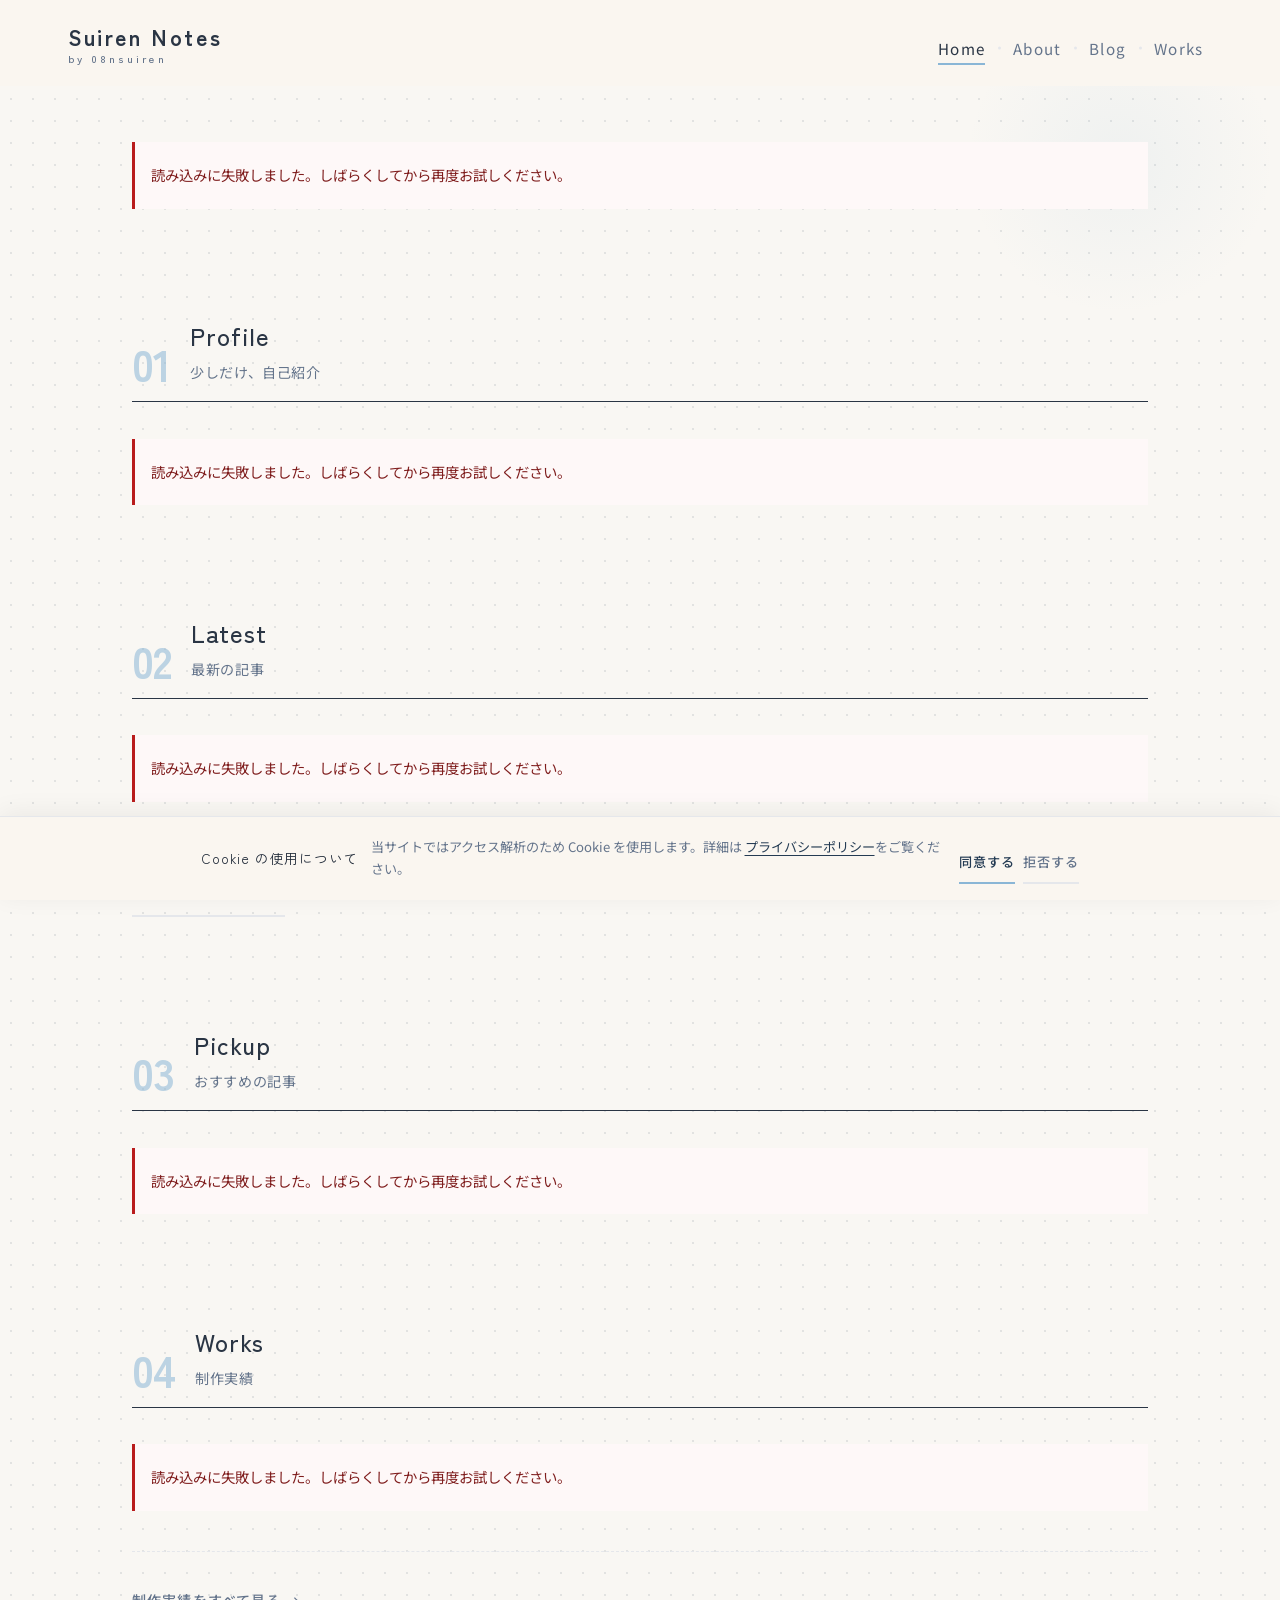
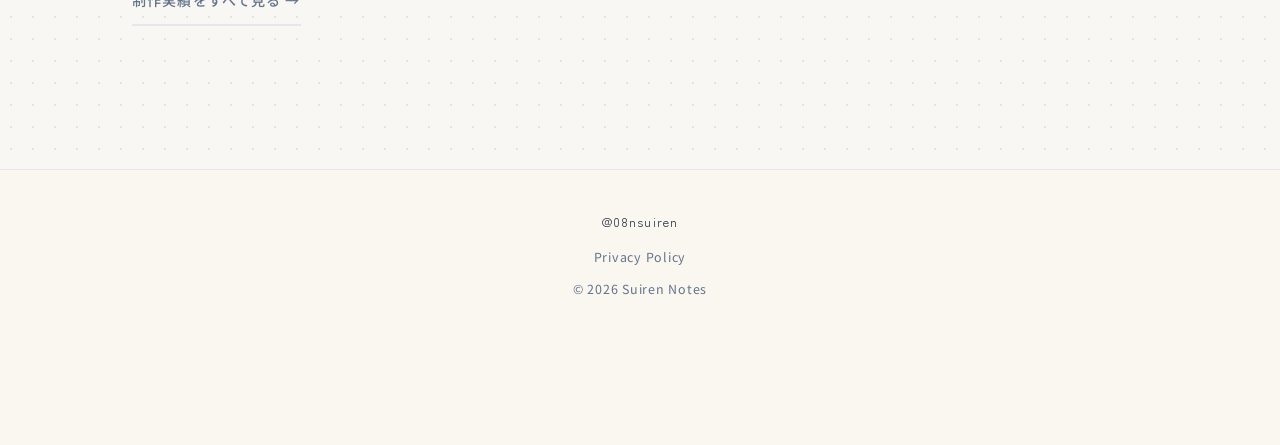
<file: index.html>
<!DOCTYPE html>
<html lang="ja">
<head>
  <meta charset="UTF-8">
  <script>window.SUIREN_FROM_ROOT="";window.SUIREN_BLOG_INDEX="blog/";window.SUIREN_PRIVACY_HREF="privacy.html";</script>
  <script src="js/gtag-init.js?v=20260521-1"></script>
  <script async src="https://www.googletagmanager.com/gtag/js?id=G-7KJFFELQMB"></script>
  <link rel="icon" href="assets/images/08nsuirenfavicon.PNG?v=3" type="image/png">
  <link rel="apple-touch-icon" href="assets/images/08nsuirenfavicon.PNG?v=3">
  <meta name="viewport" content="width=device-width, initial-scale=1.0, viewport-fit=cover">
  <meta name="description" content="Suiren Notes — TikTokでは話しきれないことを、ゆっくり書く場所。N高・スクーリング・日常・進路・Web制作の個人ブログ。">
  <title>Suiren Notes | 個人ブログ</title>
  <link rel="canonical" href="https://suiren08n.static.jp/">
  <meta property="og:site_name" content="Suiren Notes">
  <meta property="og:locale" content="ja_JP">
  <meta property="og:title" content="Suiren Notes | 個人ブログ">
  <meta property="og:description" content="Suiren Notes — TikTokでは話しきれないことを、ゆっくり書く場所。N高・スクーリング・日常・進路・Web制作の個人ブログ。">
  <meta property="og:url" content="https://suiren08n.static.jp/">
  <meta property="og:type" content="website">
  <meta property="og:image" content="https://suiren08n.static.jp/assets/images/suirennotes-OGP.png">
  <meta name="twitter:card" content="summary_large_image">
  <meta name="twitter:title" content="Suiren Notes | 個人ブログ">
  <meta name="twitter:description" content="Suiren Notes — TikTokでは話しきれないことを、ゆっくり書く場所。N高・スクーリング・日常・進路・Web制作の個人ブログ。">
  <meta name="twitter:image" content="https://suiren08n.static.jp/assets/images/suirennotes-OGP.png">
  <link rel="stylesheet" href="css/style.css?v=20260521-1">
</head>
<body>
  <div class="page page--home">
  <header class="header">
    <div class="container header__inner">
      <a href="./" class="header__logo">
        <span class="header__logo-main">Suiren Notes</span>
        <span class="header__logo-sub">by 08nsuiren</span>
      </a>
      <nav class="nav" aria-label="メインナビゲーション">
        <a href="./" class="nav__link nav__link--active">Home</a>
        <a href="about/" class="nav__link">About</a>
        <a href="blog/" class="nav__link">Blog</a>
        <a href="works/" class="nav__link">Works</a>
      </nav>
    </div>
  </header>

  <main class="page__main">
    <section class="hero container" id="hero" aria-label="ヒーロー">
      <p class="message message--loading">読み込み中</p>
    </section>

    <section class="section container" aria-labelledby="profile-heading">
      <div class="section__header">
        <span class="section__num" aria-hidden="true"></span>
        <div class="section__title-wrap">
          <h2 id="profile-heading" class="section__title">Profile</h2>
          <p class="section__lead">少しだけ、自己紹介</p>
        </div>
      </div>
      <div id="profile-mini">
        <p class="message message--loading">読み込み中</p>
      </div>
    </section>

    <section class="section container" aria-labelledby="latest-heading">
      <div class="section__header">
        <span class="section__num" aria-hidden="true"></span>
        <div class="section__title-wrap">
          <h2 id="latest-heading" class="section__title">Latest</h2>
          <p class="section__lead">最新の記事</p>
        </div>
      </div>
      <div id="latest-posts">
        <p class="message message--loading">読み込み中</p>
      </div>
      <p class="section__more">
        <a href="blog/" class="btn btn--secondary">すべての記事を見る →</a>
      </p>
    </section>

    <section class="section container" id="pickup-section" aria-labelledby="pickup-heading">
      <div class="section__header">
        <span class="section__num" aria-hidden="true"></span>
        <div class="section__title-wrap">
          <h2 id="pickup-heading" class="section__title">Pickup</h2>
          <p class="section__lead">おすすめの記事</p>
        </div>
      </div>
      <div id="pickup-posts">
        <p class="message message--loading">読み込み中</p>
      </div>
    </section>

    <section class="section container" id="works-section" aria-labelledby="works-heading">
      <div class="section__header">
        <span class="section__num" aria-hidden="true"></span>
        <div class="section__title-wrap">
          <h2 id="works-heading" class="section__title">Works</h2>
          <p class="section__lead">制作実績</p>
        </div>
      </div>
      <div id="featured-works">
        <p class="message message--loading">読み込み中</p>
      </div>
      <p class="section__more">
        <a href="works/" class="btn btn--secondary">制作実績をすべて見る →</a>
      </p>
    </section>

  </main>

  <footer class="footer">
    <div class="container footer__inner">
      <div id="footer-tiktok" class="footer__tiktok" hidden></div>
      <span class="footer__mark">@08nsuiren</span>
      <nav class="footer__nav" aria-label="フッターナビゲーション">
        <a href="privacy.html" class="footer__link">Privacy Policy</a>
      </nav>
      <p class="footer__copy">&copy; <span id="year"></span> Suiren Notes</p>
    </div>
  </footer>
  </div>

  <script src="js/config.js?v=20260521-1"></script>
  <script src="js/consent.js?v=20260521-1"></script>
  <script src="js/microcms.js?v=20260521-1"></script>
  <script src="js/footer.js?v=20260521-1"></script>
  <script src="js/header.js?v=20260521-1"></script>
  <script src="js/animations.js?v=20260521-1"></script>
  <script src="js/work-detail.js?v=20260521-1"></script>
  <script src="js/main.js?v=20260521-1"></script>
</body>
</html>
</file>
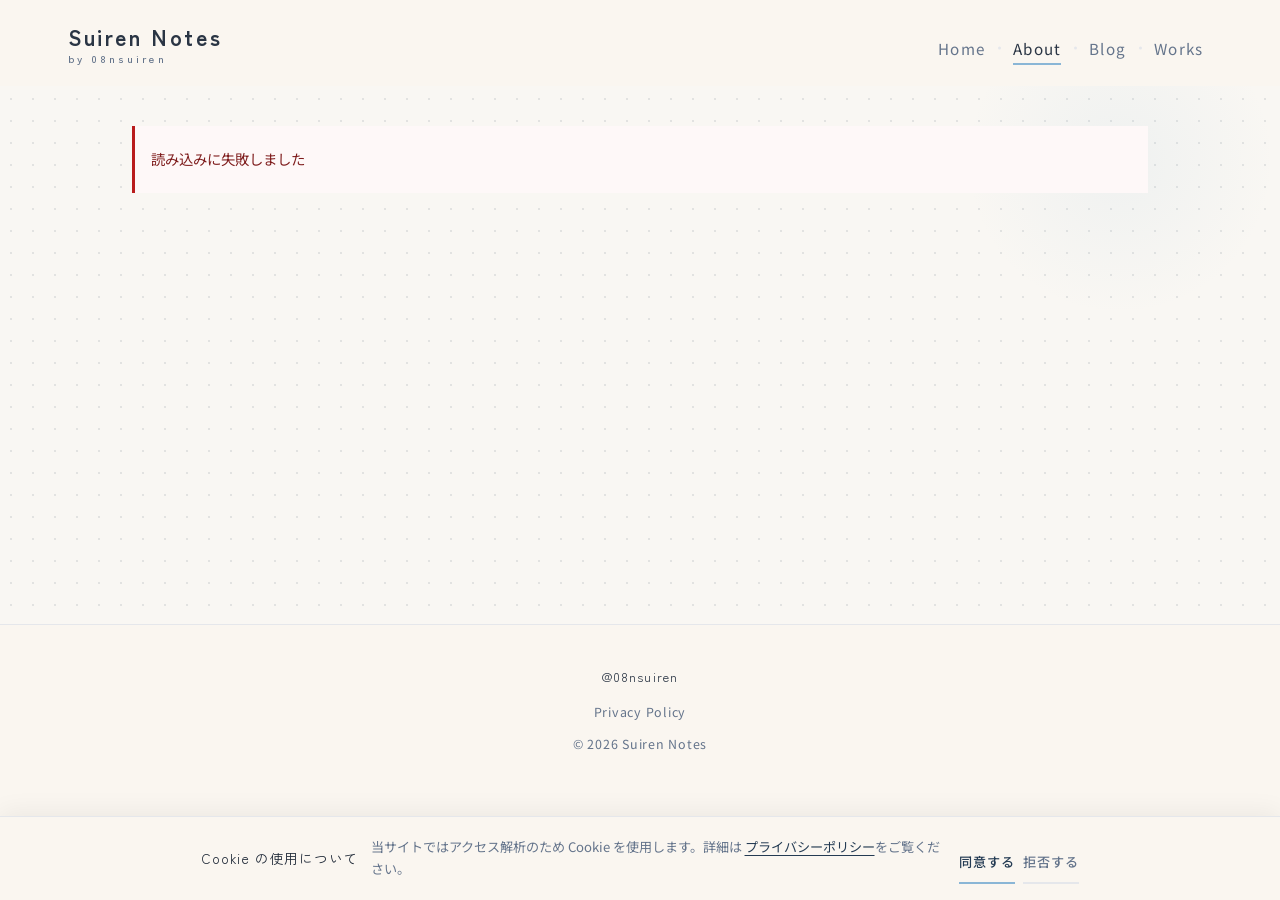
<file: about/index.html>
<!DOCTYPE html>
<html lang="ja">
<head>
  <meta charset="UTF-8">
  <script>window.SUIREN_FROM_ROOT="../";window.SUIREN_BLOG_INDEX="../blog/";window.SUIREN_PRIVACY_HREF="../privacy.html";</script>
  <script src="../js/gtag-init.js?v=20260521-1"></script>
  <script async src="https://www.googletagmanager.com/gtag/js?id=G-7KJFFELQMB"></script>
  <link rel="icon" href="../assets/images/08nsuirenfavicon.PNG?v=3" type="image/png">
  <link rel="apple-touch-icon" href="../assets/images/08nsuirenfavicon.PNG?v=3">
  <meta name="viewport" content="width=device-width, initial-scale=1.0, viewport-fit=cover">
  <meta name="description" content="翠憐 / 08nsuiren のプロフィール。N高生としてのこと、発信の使い分けなどを紹介します。">
  <title>About | Suiren Notes</title>
  <link rel="canonical" href="https://suiren08n.static.jp/about/">
  <meta property="og:site_name" content="Suiren Notes">
  <meta property="og:locale" content="ja_JP">
  <meta property="og:title" content="About | Suiren Notes">
  <meta property="og:description" content="翠憐 / 08nsuiren のプロフィール。N高生としてのこと、発信の使い分けなどを紹介します。">
  <meta property="og:url" content="https://suiren08n.static.jp/about/">
  <meta property="og:type" content="website">
  <meta property="og:image" content="https://suiren08n.static.jp/assets/images/suirennotes-OGP.png">
  <meta name="twitter:card" content="summary_large_image">
  <meta name="twitter:title" content="About | Suiren Notes">
  <meta name="twitter:description" content="翠憐 / 08nsuiren のプロフィール。N高生としてのこと、発信の使い分けなどを紹介します。">
  <meta name="twitter:image" content="https://suiren08n.static.jp/assets/images/suirennotes-OGP.png">
  <link rel="stylesheet" href="../css/style.css?v=20260521-1">
</head>
<body>
  <div class="page page--about">
  <header class="header">
    <div class="container header__inner">
      <a href="../" class="header__logo">
        <span class="header__logo-main">Suiren Notes</span>
        <span class="header__logo-sub">by 08nsuiren</span>
      </a>
      <nav class="nav" aria-label="メインナビゲーション">
        <a href="../" class="nav__link">Home</a>
        <a href="./" class="nav__link nav__link--active">About</a>
        <a href="../blog/" class="nav__link">Blog</a>
        <a href="../works/" class="nav__link">Works</a>
      </nav>
    </div>
  </header>

  <main class="page__main">
    <section class="about container" id="about-content" aria-label="プロフィール">
      <p class="message message--loading">読み込み中</p>
    </section>
  </main>

  <footer class="footer">
    <div class="container footer__inner">
      <div id="footer-tiktok" class="footer__tiktok" hidden></div>
      <span class="footer__mark">@08nsuiren</span>
      <nav class="footer__nav" aria-label="フッターナビゲーション">
        <a href="../privacy.html" class="footer__link">Privacy Policy</a>
      </nav>
      <p class="footer__copy">&copy; <span id="year"></span> Suiren Notes</p>
    </div>
  </footer>
  </div>

  <script src="../js/config.js?v=20260521-1"></script>
  <script src="../js/consent.js?v=20260521-1"></script>
  <script src="../js/microcms.js?v=20260521-1"></script>
  <script src="../js/footer.js?v=20260521-1"></script>
  <script src="../js/header.js?v=20260521-1"></script>
  <script src="../js/animations.js?v=20260521-1"></script>
  <script src="../js/about.js?v=20260521-1"></script>
</body>
</html>
</file>
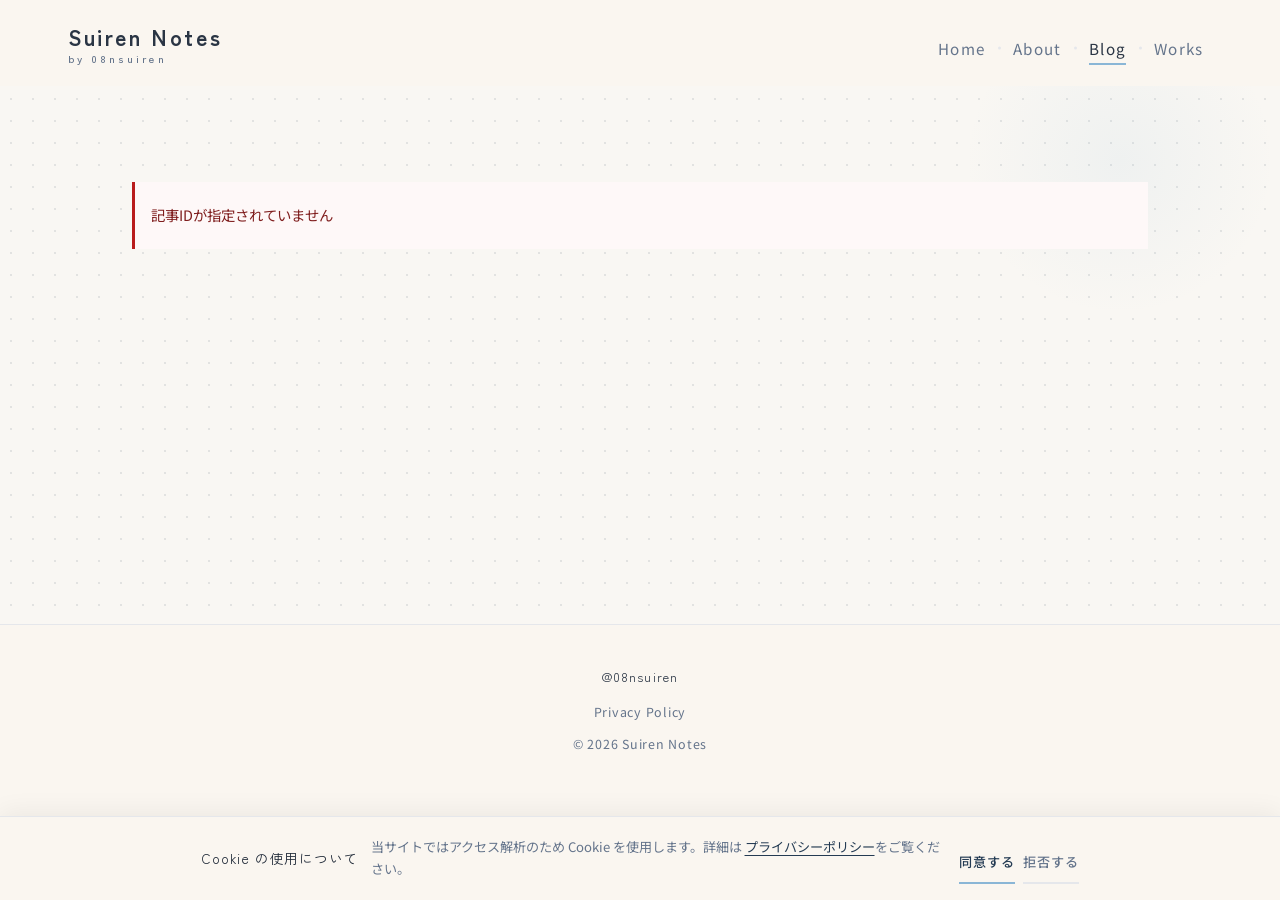
<file: article/index.html>
<!DOCTYPE html>
<html lang="ja">
<head>
  <meta charset="UTF-8">
  <script>window.SUIREN_FROM_ROOT="../";window.SUIREN_ARTICLE_LINK_MODE="query";window.SUIREN_BLOG_INDEX="../blog/";window.SUIREN_PRIVACY_HREF="../privacy.html";</script>
  <script src="../js/gtag-init.js?v=20260521-1"></script>
  <script async src="https://www.googletagmanager.com/gtag/js?id=G-7KJFFELQMB"></script>
  <link rel="icon" href="../assets/images/08nsuirenfavicon.PNG?v=3" type="image/png">
  <link rel="apple-touch-icon" href="../assets/images/08nsuirenfavicon.PNG?v=3">
  <meta name="viewport" content="width=device-width, initial-scale=1.0, viewport-fit=cover">
  <meta name="description" content="Suiren Notes のブログ記事。">
  <title>記事 | Suiren Notes</title>
  <meta property="og:site_name" content="Suiren Notes">
  <meta property="og:locale" content="ja_JP">
  <meta property="og:image" content="https://suiren08n.static.jp/assets/images/suirennotes-OGP.png">
  <meta name="twitter:card" content="summary_large_image">
  <meta name="twitter:image" content="https://suiren08n.static.jp/assets/images/suirennotes-OGP.png">
  <link rel="stylesheet" href="../css/style.css?v=20260521-1">
</head>
<body>
  <div class="page page--article">
  <header class="header">
    <div class="container header__inner">
      <a href="../" class="header__logo">
        <span class="header__logo-main">Suiren Notes</span>
        <span class="header__logo-sub">by 08nsuiren</span>
      </a>
      <nav class="nav" aria-label="メインナビゲーション">
        <a href="../" class="nav__link">Home</a>
        <a href="../about/" class="nav__link">About</a>
        <a href="../blog/" class="nav__link nav__link--active">Blog</a>
        <a href="../works/" class="nav__link">Works</a>
      </nav>
    </div>
  </header>

  <main class="page__main">
    <section class="section container" id="article-content" aria-label="記事本文">
      <p class="message message--loading">読み込み中</p>
    </section>
  </main>

  <footer class="footer">
    <div class="container footer__inner">
      <div id="footer-tiktok" class="footer__tiktok" hidden></div>
      <span class="footer__mark">@08nsuiren</span>
      <nav class="footer__nav" aria-label="フッターナビゲーション">
        <a href="../privacy.html" class="footer__link">Privacy Policy</a>
      </nav>
      <p class="footer__copy">&copy; <span id="year"></span> Suiren Notes</p>
    </div>
  </footer>
  </div>

  <script src="../js/config.js?v=20260521-1"></script>
  <script src="../js/consent.js?v=20260521-1"></script>
  <script src="../js/microcms.js?v=20260521-1"></script>
  <script src="../js/footer.js?v=20260521-1"></script>
  <script src="../js/header.js?v=20260521-1"></script>
  <script src="../js/animations.js?v=20260521-1"></script>
  <script src="../js/article.js?v=20260521-1"></script>
</body>
</html>
</file>
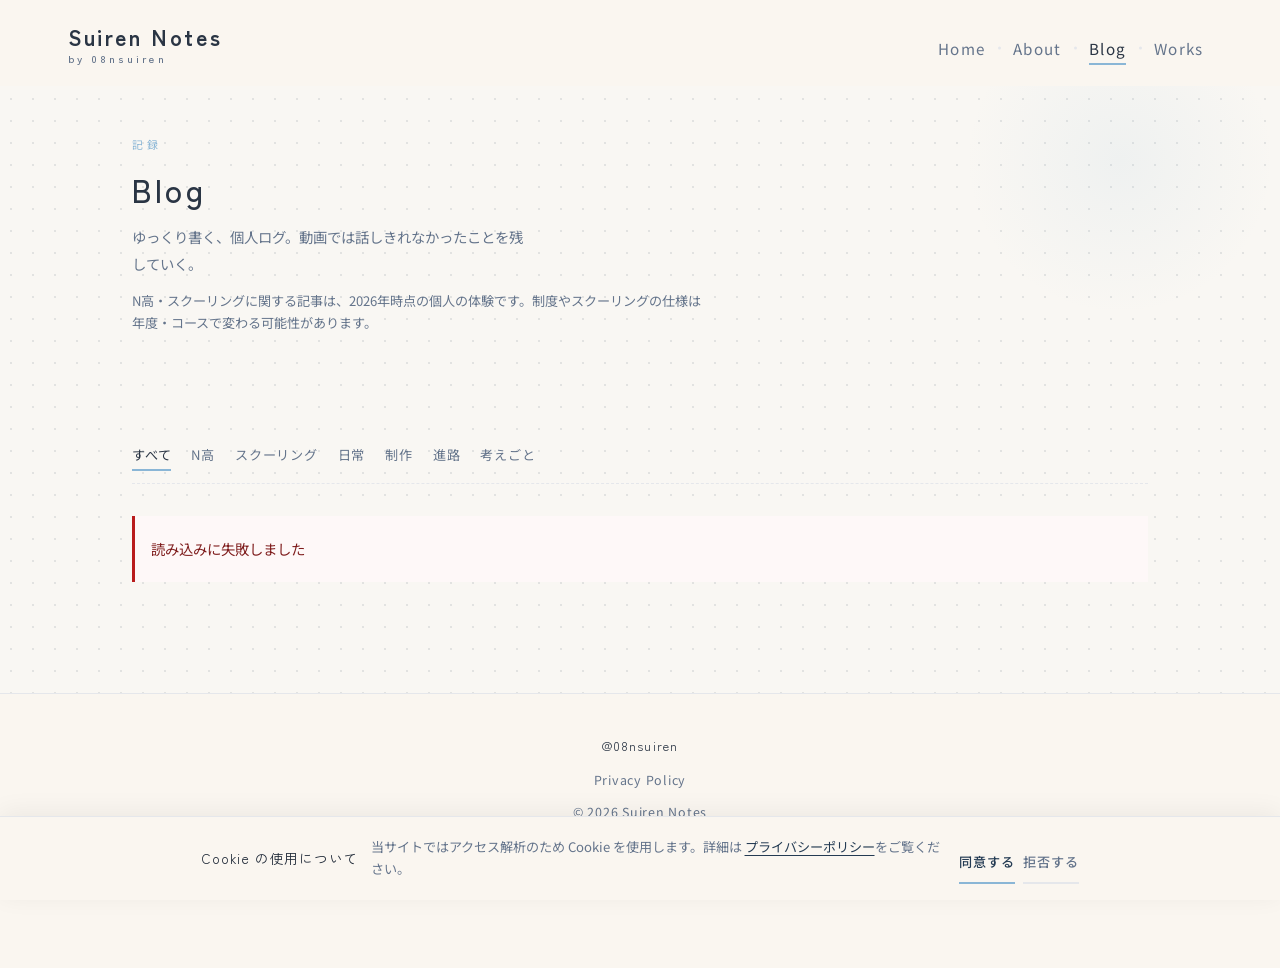
<file: blog/index.html>
<!DOCTYPE html>
<html lang="ja">
<head>
  <meta charset="UTF-8">
  <script>window.SUIREN_FROM_ROOT="../";window.SUIREN_BLOG_INDEX="../blog/";window.SUIREN_PRIVACY_HREF="../privacy.html";</script>
  <script src="../js/gtag-init.js?v=20260521-1"></script>
  <script async src="https://www.googletagmanager.com/gtag/js?id=G-7KJFFELQMB"></script>
  <link rel="icon" href="../assets/images/08nsuirenfavicon.PNG?v=3" type="image/png">
  <link rel="apple-touch-icon" href="../assets/images/08nsuirenfavicon.PNG?v=3">
  <meta name="viewport" content="width=device-width, initial-scale=1.0, viewport-fit=cover">
  <meta name="description" content="N高・スクーリング・日常・進路・Web制作について書いたブログ記事一覧。Suiren Notes。">
  <title>Blog | Suiren Notes</title>
  <link rel="canonical" href="https://suiren08n.static.jp/blog/">
  <meta property="og:site_name" content="Suiren Notes">
  <meta property="og:locale" content="ja_JP">
  <meta property="og:title" content="Blog | Suiren Notes">
  <meta property="og:description" content="N高・スクーリング・日常・進路・Web制作について書いたブログ記事一覧。Suiren Notes。">
  <meta property="og:url" content="https://suiren08n.static.jp/blog/">
  <meta property="og:type" content="website">
  <meta property="og:image" content="https://suiren08n.static.jp/assets/images/suirennotes-OGP.png">
  <meta name="twitter:card" content="summary_large_image">
  <meta name="twitter:title" content="Blog | Suiren Notes">
  <meta name="twitter:description" content="N高・スクーリング・日常・進路・Web制作について書いたブログ記事一覧。Suiren Notes。">
  <meta name="twitter:image" content="https://suiren08n.static.jp/assets/images/suirennotes-OGP.png">
  <link rel="stylesheet" href="../css/style.css?v=20260521-1">
</head>
<body>
  <div class="page page--blog">
  <header class="header">
    <div class="container header__inner">
      <a href="../" class="header__logo">
        <span class="header__logo-main">Suiren Notes</span>
        <span class="header__logo-sub">by 08nsuiren</span>
      </a>
      <nav class="nav" aria-label="メインナビゲーション">
        <a href="../" class="nav__link">Home</a>
        <a href="../about/" class="nav__link">About</a>
        <a href="./" class="nav__link nav__link--active">Blog</a>
        <a href="../works/" class="nav__link">Works</a>
      </nav>
    </div>
  </header>

  <main class="page__main">
    <div class="container page-hero">
      <span class="page-hero__label">記録</span>
      <h1 class="page-hero__title">Blog</h1>
      <p class="page-hero__lead">ゆっくり書く、個人ログ。動画では話しきれなかったことを残していく。</p>
      <p class="blog-notice" role="note">
        N高・スクーリングに関する記事は、2026年時点の個人の体験です。制度やスクーリングの仕様は年度・コースで変わる可能性があります。
      </p>
    </div>

    <section class="section container" aria-label="記事一覧">
      <div id="blog-filter" class="filter" aria-label="カテゴリフィルター"></div>
      <div id="blog-list">
        <p class="message message--loading">読み込み中</p>
      </div>
    </section>
  </main>

  <footer class="footer">
    <div class="container footer__inner">
      <div id="footer-tiktok" class="footer__tiktok" hidden></div>
      <span class="footer__mark">@08nsuiren</span>
      <nav class="footer__nav" aria-label="フッターナビゲーション">
        <a href="../privacy.html" class="footer__link">Privacy Policy</a>
      </nav>
      <p class="footer__copy">&copy; <span id="year"></span> Suiren Notes</p>
    </div>
  </footer>
  </div>

  <script src="../js/config.js?v=20260521-1"></script>
  <script src="../js/consent.js?v=20260521-1"></script>
  <script src="../js/microcms.js?v=20260521-1"></script>
  <script src="../js/footer.js?v=20260521-1"></script>
  <script src="../js/header.js?v=20260521-1"></script>
  <script src="../js/animations.js?v=20260521-1"></script>
  <script src="../js/blog.js?v=20260521-1"></script>
</body>
</html>
</file>
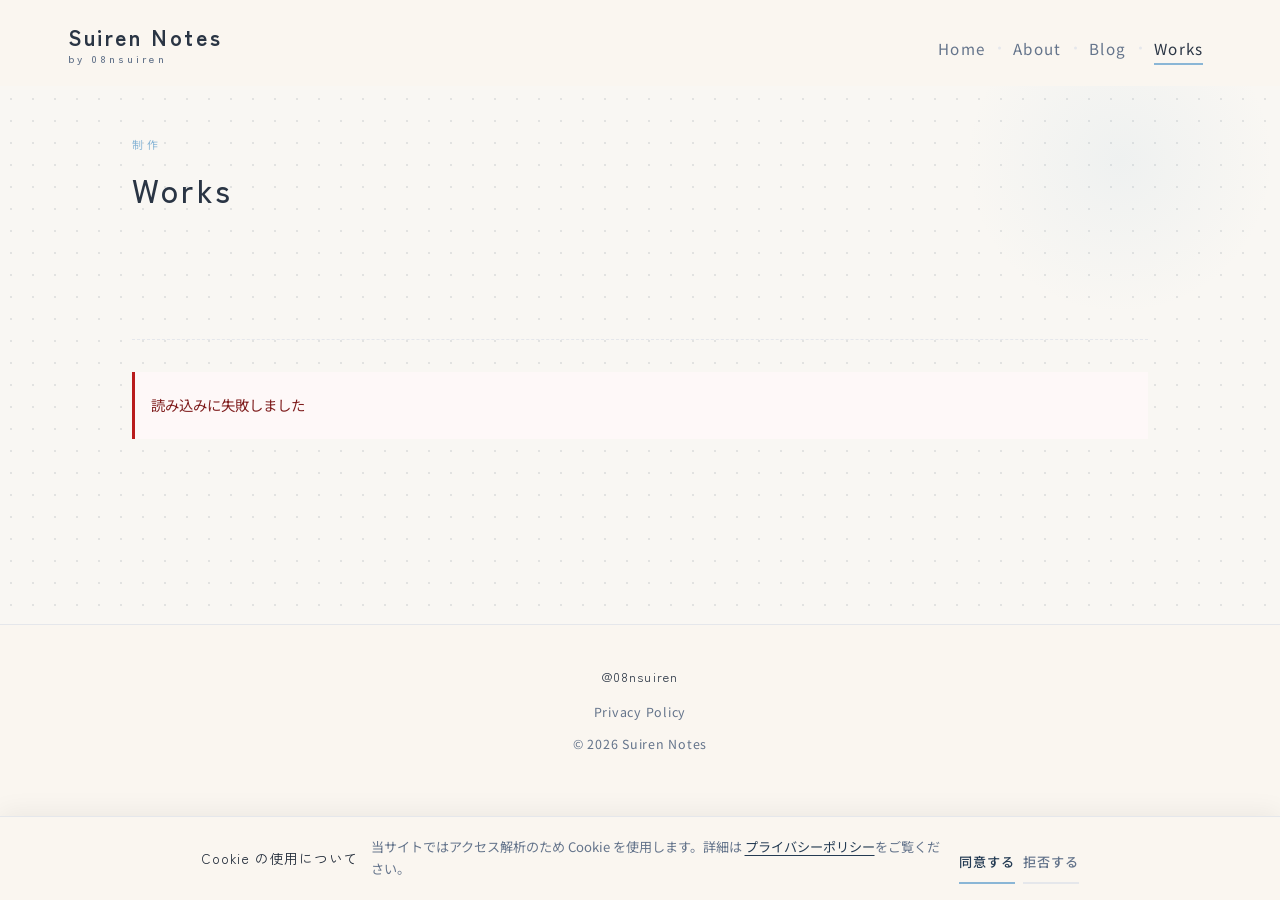
<file: works/index.html>
<!DOCTYPE html>
<html lang="ja">
<head>
  <meta charset="UTF-8">
  <script>window.SUIREN_FROM_ROOT="../";window.SUIREN_BLOG_INDEX="../blog/";window.SUIREN_PRIVACY_HREF="../privacy.html";</script>
  <script src="../js/gtag-init.js?v=20260521-1"></script>
  <script async src="https://www.googletagmanager.com/gtag/js?id=G-7KJFFELQMB"></script>
  <link rel="icon" href="../assets/images/08nsuirenfavicon.PNG?v=3" type="image/png">
  <link rel="apple-touch-icon" href="../assets/images/08nsuirenfavicon.PNG?v=3">
  <meta name="viewport" content="width=device-width, initial-scale=1.0, viewport-fit=cover">
  <meta name="description" content="Web制作の制作実績一覧。Suiren Notes。">
  <title>Works | Suiren Notes</title>
  <link rel="canonical" href="https://suiren08n.static.jp/works/">
  <meta property="og:site_name" content="Suiren Notes">
  <meta property="og:locale" content="ja_JP">
  <meta property="og:title" content="Works | Suiren Notes">
  <meta property="og:description" content="Web制作の制作実績一覧。Suiren Notes。">
  <meta property="og:url" content="https://suiren08n.static.jp/works/">
  <meta property="og:type" content="website">
  <meta property="og:image" content="https://suiren08n.static.jp/assets/images/suirennotes-OGP.png">
  <meta name="twitter:card" content="summary_large_image">
  <meta name="twitter:title" content="Works | Suiren Notes">
  <meta name="twitter:description" content="Web制作の制作実績一覧。Suiren Notes。">
  <meta name="twitter:image" content="https://suiren08n.static.jp/assets/images/suirennotes-OGP.png">
  <link rel="stylesheet" href="../css/style.css?v=20260521-1">
</head>
<body>
  <div class="page page--works">
  <header class="header">
    <div class="container header__inner">
      <a href="../" class="header__logo">
        <span class="header__logo-main">Suiren Notes</span>
        <span class="header__logo-sub">by 08nsuiren</span>
      </a>
      <nav class="nav" aria-label="メインナビゲーション">
        <a href="../" class="nav__link">Home</a>
        <a href="../about/" class="nav__link">About</a>
        <a href="../blog/" class="nav__link">Blog</a>
        <a href="./" class="nav__link nav__link--active">Works</a>
      </nav>
    </div>
  </header>

  <main class="page__main">
    <div class="container page-hero">
      <span class="page-hero__label">制作</span>
      <h1 class="page-hero__title">Works</h1>
      <p id="works-hero-lead" class="page-hero__lead" hidden></p>
      <p id="works-price-disclaimer" class="works-price-disclaimer" hidden></p>
    </div>

    <section class="section container" aria-label="制作実績一覧">
      <div id="works-filter" class="filter" aria-label="カテゴリフィルター" hidden></div>
      <div id="works-list">
        <p class="message message--loading">読み込み中</p>
      </div>
    </section>
  </main>

  <footer class="footer">
    <div class="container footer__inner">
      <div id="footer-tiktok" class="footer__tiktok" hidden></div>
      <span class="footer__mark">@08nsuiren</span>
      <nav class="footer__nav" aria-label="フッターナビゲーション">
        <a href="../privacy.html" class="footer__link">Privacy Policy</a>
      </nav>
      <p class="footer__copy">&copy; <span id="year"></span> Suiren Notes</p>
    </div>
  </footer>
  </div>

  <script src="../js/config.js?v=20260521-1"></script>
  <script src="../js/consent.js?v=20260521-1"></script>
  <script src="../js/microcms.js?v=20260521-1"></script>
  <script src="../js/footer.js?v=20260521-1"></script>
  <script src="../js/header.js?v=20260521-1"></script>
  <script src="../js/animations.js?v=20260521-1"></script>
  <script src="../js/work-detail.js?v=20260521-1"></script>
  <script src="../js/works.js?v=20260521-1"></script>
</body>
</html>
</file>
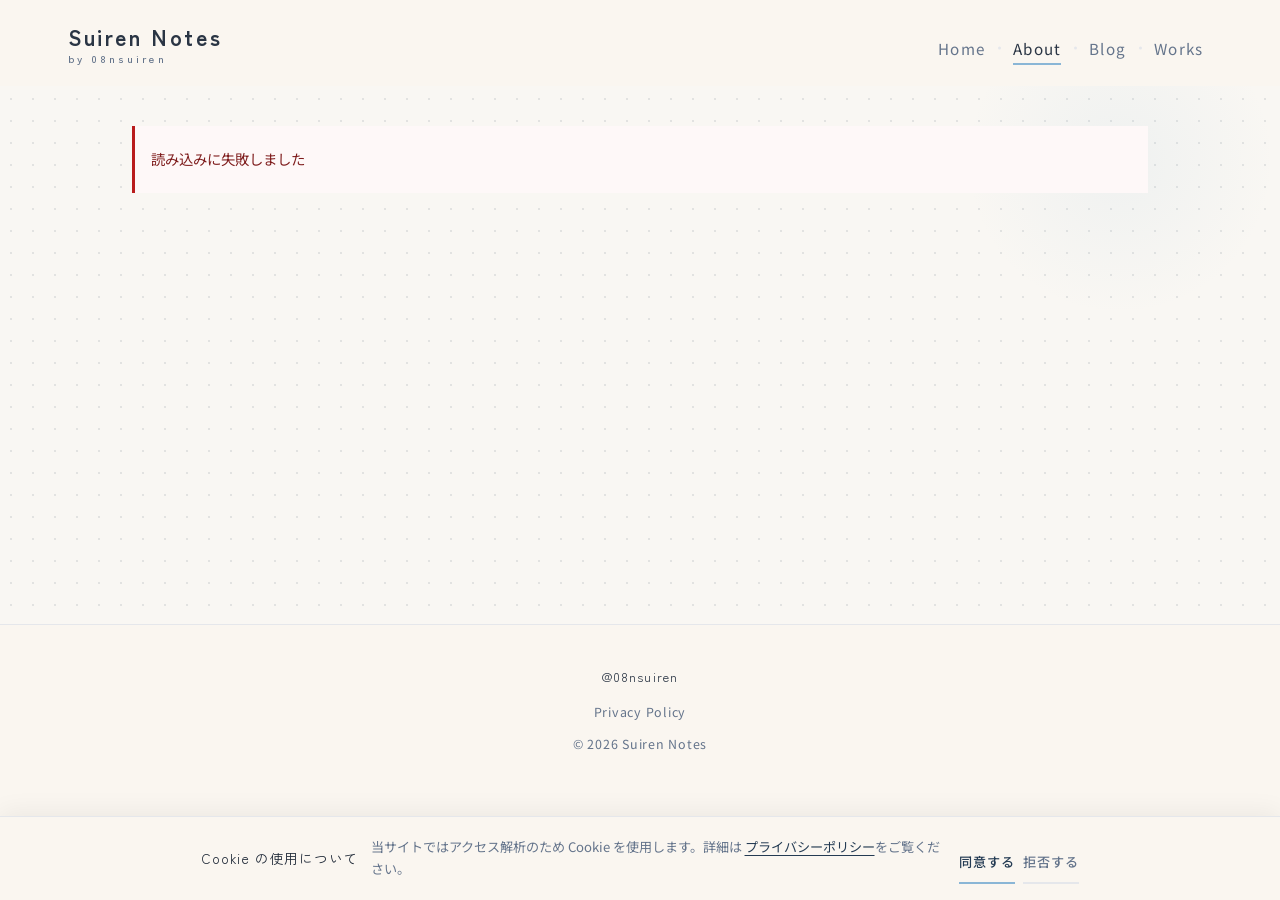
<file: about.html>
<!DOCTYPE html>
<html lang="ja">
<head>
  <meta charset="UTF-8">
  <meta name="viewport" content="width=device-width, initial-scale=1.0">
  <title>リダイレクト中… | Suiren Notes</title>
  <link rel="canonical" href="https://suiren08n.static.jp/about/">
  <script>location.replace("./about/"+location.search+location.hash);</script>
  <meta http-equiv="refresh" content="0;url=./about/">
</head>
<body>
  <p><a href="./about/">About へ移動</a></p>
</body>
</html>
</file>
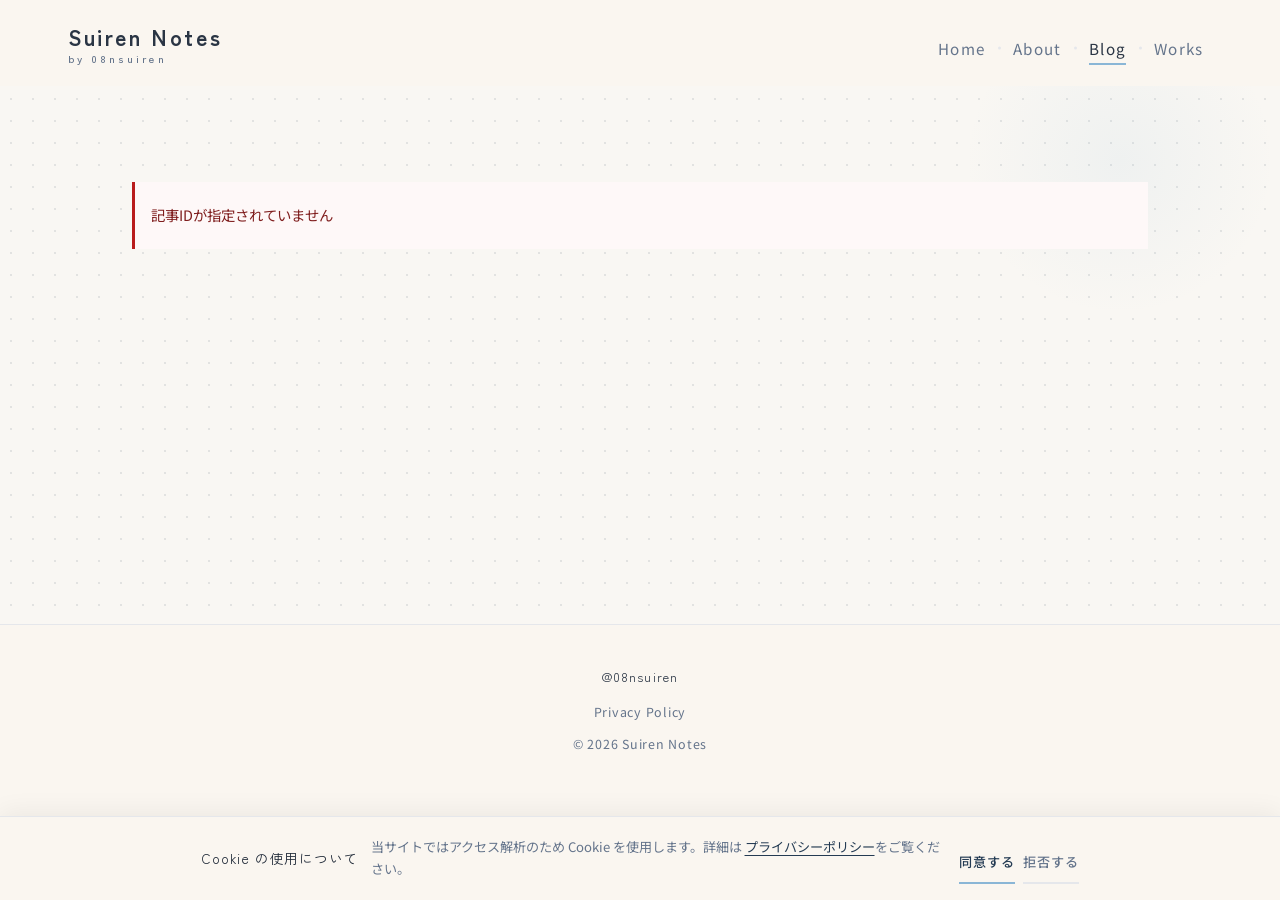
<file: article.html>
<!DOCTYPE html>
<html lang="ja">
<head>
  <meta charset="UTF-8">
  <meta name="viewport" content="width=device-width, initial-scale=1.0">
  <title>リダイレクト中… | Suiren Notes</title>
  <script>location.replace("./article/index.html"+location.search+location.hash);</script>
</head>
<body>
  <p><a href="./article/index.html">記事ページへ移動</a>（クエリは自動で引き継ぎます）</p>
</body>
</html>
</file>
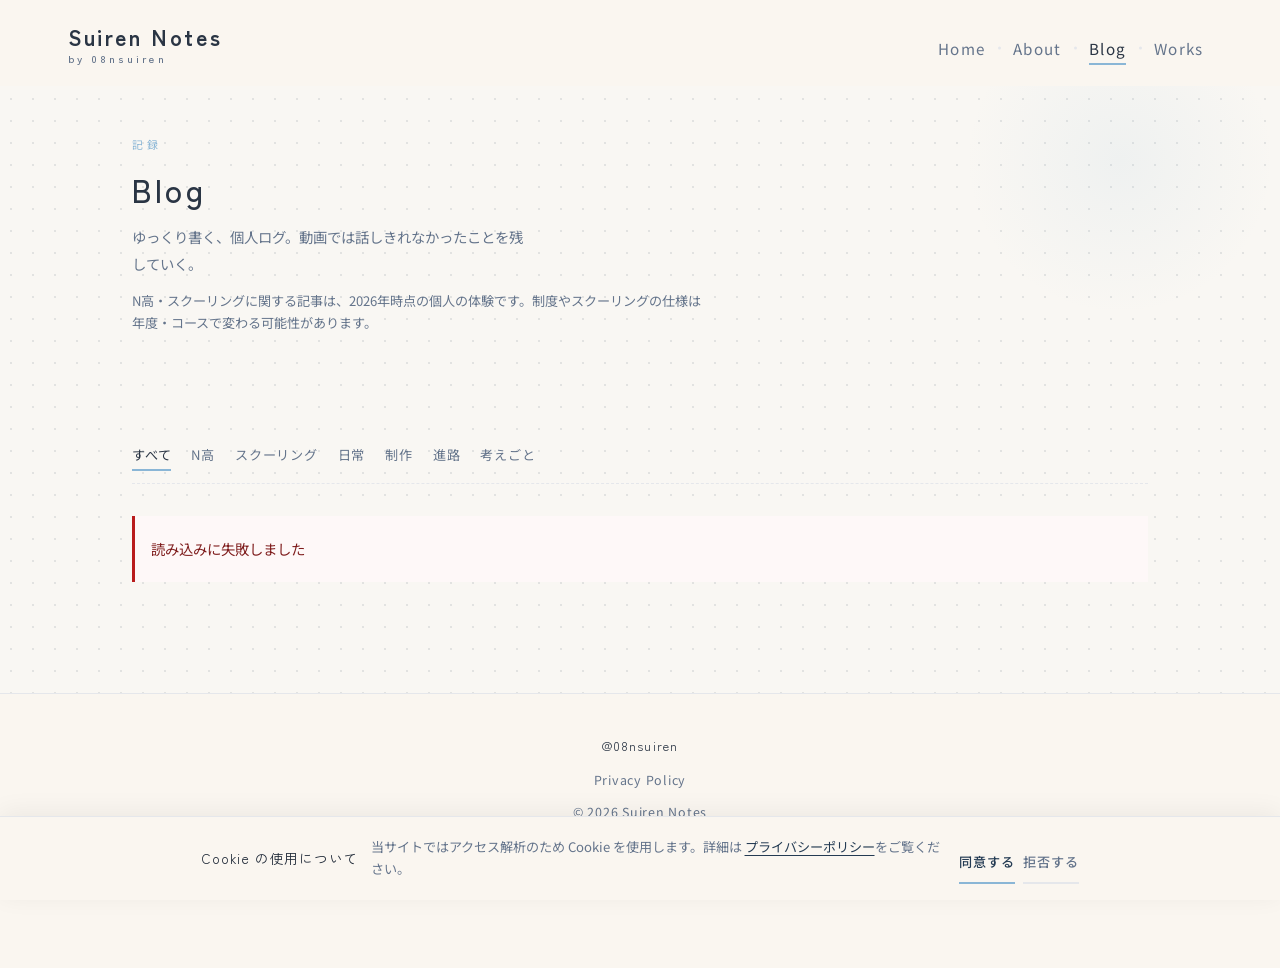
<file: blog.html>
<!DOCTYPE html>
<html lang="ja">
<head>
  <meta charset="UTF-8">
  <meta name="viewport" content="width=device-width, initial-scale=1.0">
  <title>リダイレクト中… | Suiren Notes</title>
  <link rel="canonical" href="https://suiren08n.static.jp/blog/">
  <script>location.replace("./blog/"+location.search+location.hash);</script>
  <meta http-equiv="refresh" content="0;url=./blog/">
</head>
<body>
  <p><a href="./blog/">ブログ一覧へ移動</a></p>
</body>
</html>
</file>
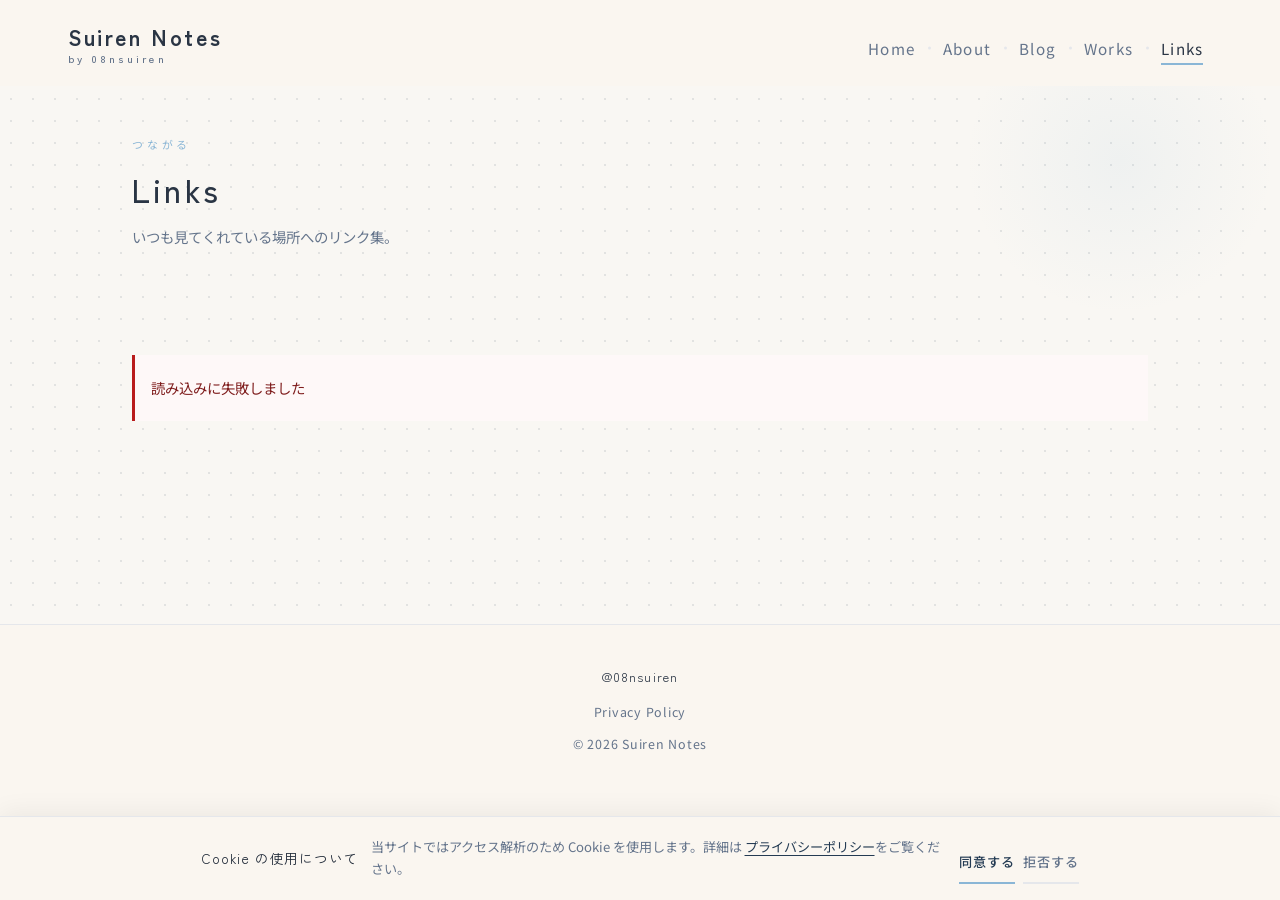
<file: links.html>
<!DOCTYPE html>
<html lang="ja">
<head>
  <meta charset="UTF-8">
  <script>window.SUIREN_FROM_ROOT="";window.SUIREN_BLOG_INDEX="blog/";window.SUIREN_PRIVACY_HREF="privacy.html";</script>
  <script src="js/gtag-init.js?v=20260521-1"></script>
  <script async src="https://www.googletagmanager.com/gtag/js?id=G-7KJFFELQMB"></script>
  <link rel="icon" href="assets/images/08nsuirenfavicon.PNG?v=3" type="image/png">
  <link rel="apple-touch-icon" href="assets/images/08nsuirenfavicon.PNG?v=3">
  <meta name="viewport" content="width=device-width, initial-scale=1.0, viewport-fit=cover">
  <meta name="description" content="TikTok・note・Ameba・GitHub など、翠憐 / 08nsuiren のSNSリンクまとめ。">
  <title>Links | Suiren Notes</title>
  <link rel="canonical" href="https://suiren08n.static.jp/links.html">
  <meta property="og:site_name" content="Suiren Notes">
  <meta property="og:locale" content="ja_JP">
  <meta property="og:title" content="Links | Suiren Notes">
  <meta property="og:description" content="TikTok・note・Ameba・GitHub など、翠憐 / 08nsuiren のSNSリンクまとめ。">
  <meta property="og:url" content="https://suiren08n.static.jp/links.html">
  <meta property="og:type" content="website">
  <meta property="og:image" content="https://suiren08n.static.jp/assets/images/suirennotes-OGP.png">
  <meta name="twitter:card" content="summary_large_image">
  <meta name="twitter:title" content="Links | Suiren Notes">
  <meta name="twitter:description" content="TikTok・note・Ameba・GitHub など、翠憐 / 08nsuiren のSNSリンクまとめ。">
  <meta name="twitter:image" content="https://suiren08n.static.jp/assets/images/suirennotes-OGP.png">
  <link rel="stylesheet" href="css/style.css?v=20260521-1">
</head>
<body>
  <div class="page">
  <header class="header">
    <div class="container header__inner">
      <a href="./" class="header__logo">
        <span class="header__logo-main">Suiren Notes</span>
        <span class="header__logo-sub">by 08nsuiren</span>
      </a>
      <nav class="nav" aria-label="メインナビゲーション">
        <a href="./" class="nav__link">Home</a>
        <a href="about/" class="nav__link">About</a>
        <a href="blog/" class="nav__link">Blog</a>
        <a href="works/" class="nav__link">Works</a>
        <a href="links.html" class="nav__link nav__link--active">Links</a>
      </nav>
    </div>
  </header>

  <main class="page__main">
    <div class="container page-hero">
      <span class="page-hero__label">つながる</span>
      <h1 class="page-hero__title">Links</h1>
      <p class="page-hero__lead">いつも見てくれている場所へのリンク集。</p>
    </div>

    <section class="section container" id="links-list" aria-label="SNSリンク">
      <p class="message message--loading">読み込み中</p>
    </section>
  </main>

  <footer class="footer">
    <div class="container footer__inner">
      <div id="footer-tiktok" class="footer__tiktok" hidden></div>
      <span class="footer__mark">@08nsuiren</span>
      <nav class="footer__nav" aria-label="フッターナビゲーション">
        <a href="privacy.html" class="footer__link">Privacy Policy</a>
      </nav>
      <p class="footer__copy">&copy; <span id="year"></span> Suiren Notes</p>
    </div>
  </footer>
  </div>

  <script src="js/config.js?v=20260521-1"></script>
  <script src="js/consent.js?v=20260521-1"></script>
  <script src="js/microcms.js?v=20260521-1"></script>
  <script src="js/footer.js?v=20260521-1"></script>
  <script src="js/header.js?v=20260521-1"></script>
  <script src="js/animations.js?v=20260521-1"></script>
  <script src="js/links.js?v=20260521-1"></script>
</body>
</html>
</file>
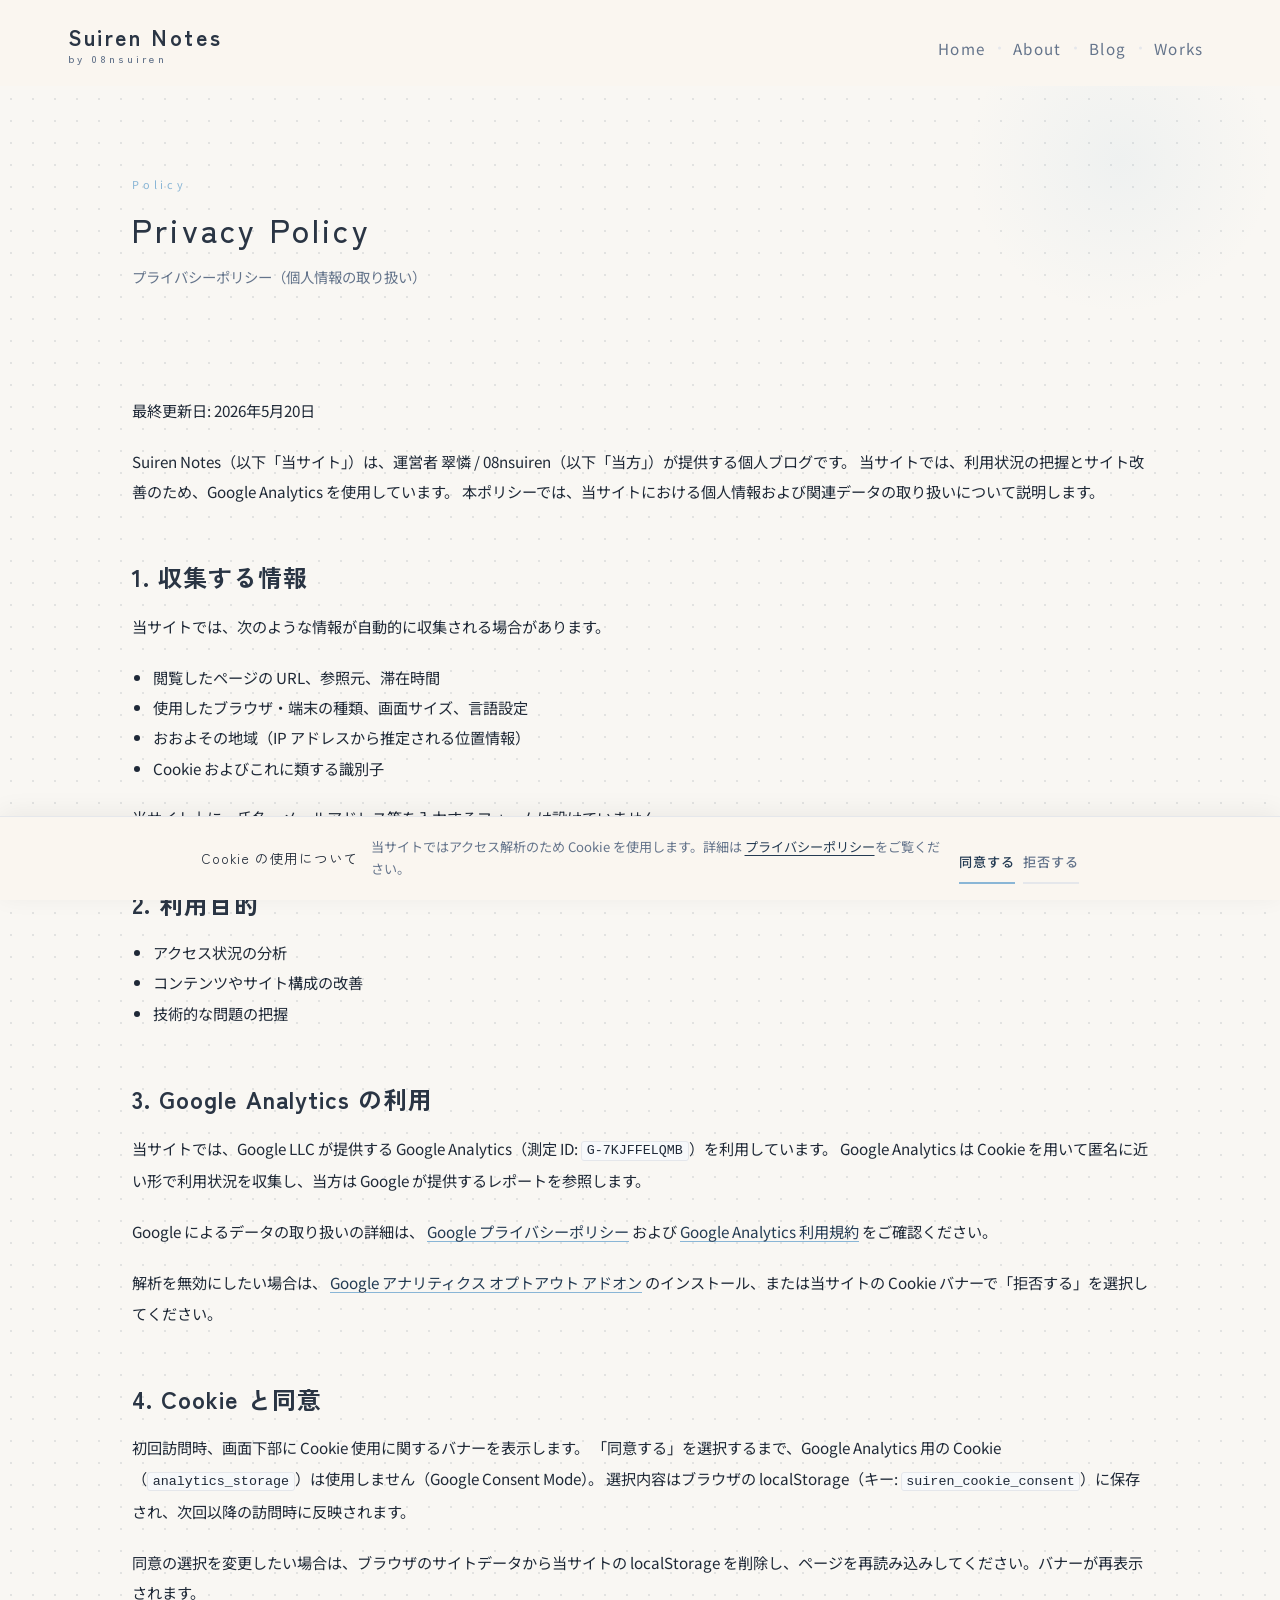
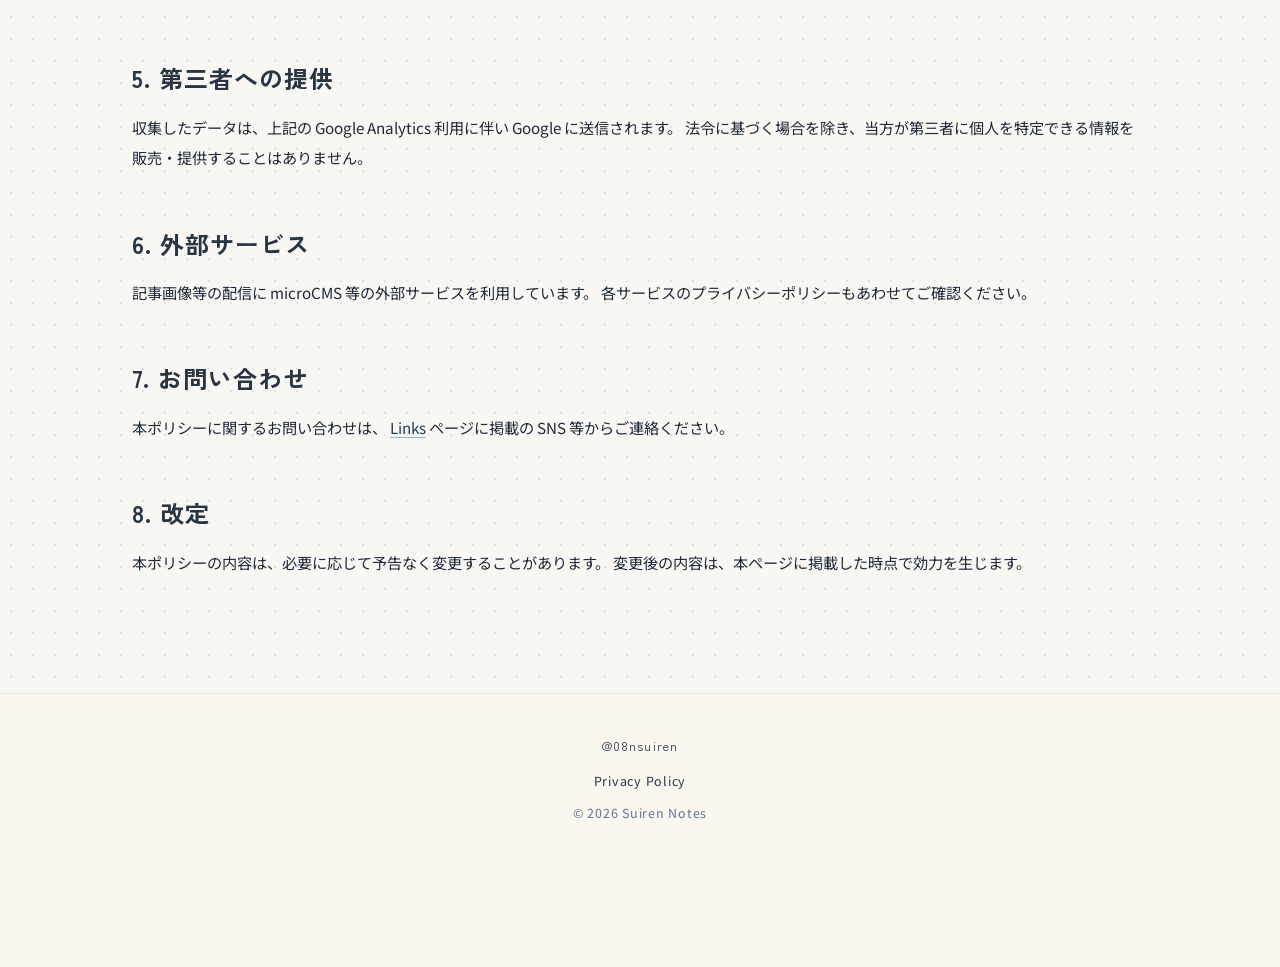
<file: privacy.html>
<!DOCTYPE html>
<html lang="ja">
<head>
  <meta charset="UTF-8">
  <script>window.SUIREN_FROM_ROOT="";window.SUIREN_BLOG_INDEX="blog/";window.SUIREN_PRIVACY_HREF="privacy.html";</script>
  <script src="js/gtag-init.js?v=20260521-1"></script>
  <script async src="https://www.googletagmanager.com/gtag/js?id=G-7KJFFELQMB"></script>
  <link rel="icon" href="assets/images/08nsuirenfavicon.PNG?v=3" type="image/png">
  <link rel="apple-touch-icon" href="assets/images/08nsuirenfavicon.PNG?v=3">
  <meta name="viewport" content="width=device-width, initial-scale=1.0, viewport-fit=cover">
  <meta name="description" content="Suiren Notes のプライバシーポリシー。Google Analytics の利用、Cookie、お問い合わせについて。">
  <title>Privacy Policy | Suiren Notes</title>
  <link rel="canonical" href="https://suiren08n.static.jp/privacy.html">
  <meta property="og:site_name" content="Suiren Notes">
  <meta property="og:locale" content="ja_JP">
  <meta property="og:title" content="Privacy Policy | Suiren Notes">
  <meta property="og:description" content="Suiren Notes のプライバシーポリシー。Google Analytics の利用、Cookie、お問い合わせについて。">
  <meta property="og:url" content="https://suiren08n.static.jp/privacy.html">
  <meta property="og:type" content="website">
  <meta property="og:image" content="https://suiren08n.static.jp/assets/images/suirennotes-OGP.png">
  <meta name="twitter:card" content="summary_large_image">
  <meta name="twitter:title" content="Privacy Policy | Suiren Notes">
  <meta name="twitter:description" content="Suiren Notes のプライバシーポリシー。Google Analytics の利用、Cookie、お問い合わせについて。">
  <meta name="twitter:image" content="https://suiren08n.static.jp/assets/images/suirennotes-OGP.png">
  <link rel="stylesheet" href="css/style.css?v=20260521-1">
</head>
<body>
  <div class="page page--privacy">
  <header class="header">
    <div class="container header__inner">
      <a href="./" class="header__logo">
        <span class="header__logo-main">Suiren Notes</span>
        <span class="header__logo-sub">by 08nsuiren</span>
      </a>
      <nav class="nav" aria-label="メインナビゲーション">
        <a href="./" class="nav__link">Home</a>
        <a href="about/" class="nav__link">About</a>
        <a href="blog/" class="nav__link">Blog</a>
        <a href="works/" class="nav__link">Works</a>
      </nav>
    </div>
  </header>

  <main class="page__main">
    <div class="container page-hero">
      <span class="page-hero__label">Policy</span>
      <h1 class="page-hero__title">Privacy Policy</h1>
      <p class="page-hero__lead">プライバシーポリシー（個人情報の取り扱い）</p>
    </div>

    <section class="section container privacy" aria-label="プライバシーポリシー本文">
      <div class="privacy__inner rich-text">
        <p>最終更新日: 2026年5月20日</p>

        <p>
          Suiren Notes（以下「当サイト」）は、運営者 翠憐 / 08nsuiren（以下「当方」）が提供する個人ブログです。
          当サイトでは、利用状況の把握とサイト改善のため、Google Analytics を使用しています。
          本ポリシーでは、当サイトにおける個人情報および関連データの取り扱いについて説明します。
        </p>

        <h2>1. 収集する情報</h2>
        <p>当サイトでは、次のような情報が自動的に収集される場合があります。</p>
        <ul>
          <li>閲覧したページの URL、参照元、滞在時間</li>
          <li>使用したブラウザ・端末の種類、画面サイズ、言語設定</li>
          <li>おおよその地域（IP アドレスから推定される位置情報）</li>
          <li>Cookie およびこれに類する識別子</li>
        </ul>
        <p>当サイト上に、氏名・メールアドレス等を入力するフォームは設けていません。</p>

        <h2>2. 利用目的</h2>
        <ul>
          <li>アクセス状況の分析</li>
          <li>コンテンツやサイト構成の改善</li>
          <li>技術的な問題の把握</li>
        </ul>

        <h2>3. Google Analytics の利用</h2>
        <p>
          当サイトでは、Google LLC が提供する Google Analytics（測定 ID: <code>G-7KJFFELQMB</code>）を利用しています。
          Google Analytics は Cookie を用いて匿名に近い形で利用状況を収集し、当方は Google が提供するレポートを参照します。
        </p>
        <p>
          Google によるデータの取り扱いの詳細は、
          <a href="https://policies.google.com/privacy" target="_blank" rel="noopener noreferrer">Google プライバシーポリシー</a>
          および
          <a href="https://marketingplatform.google.com/about/analytics/terms/us/" target="_blank" rel="noopener noreferrer">Google Analytics 利用規約</a>
          をご確認ください。
        </p>
        <p>
          解析を無効にしたい場合は、
          <a href="https://tools.google.com/dlpage/gaoptout" target="_blank" rel="noopener noreferrer">Google アナリティクス オプトアウト アドオン</a>
          のインストール、または当サイトの Cookie バナーで「拒否する」を選択してください。
        </p>

        <h2>4. Cookie と同意</h2>
        <p>
          初回訪問時、画面下部に Cookie 使用に関するバナーを表示します。
          「同意する」を選択するまで、Google Analytics 用の Cookie（<code>analytics_storage</code>）は使用しません（Google Consent Mode）。
          選択内容はブラウザの localStorage（キー: <code>suiren_cookie_consent</code>）に保存され、次回以降の訪問時に反映されます。
        </p>
        <p>
          同意の選択を変更したい場合は、ブラウザのサイトデータから当サイトの localStorage を削除し、ページを再読み込みしてください。バナーが再表示されます。
        </p>

        <h2>5. 第三者への提供</h2>
        <p>
          収集したデータは、上記の Google Analytics 利用に伴い Google に送信されます。
          法令に基づく場合を除き、当方が第三者に個人を特定できる情報を販売・提供することはありません。
        </p>

        <h2>6. 外部サービス</h2>
        <p>
          記事画像等の配信に microCMS 等の外部サービスを利用しています。
          各サービスのプライバシーポリシーもあわせてご確認ください。
        </p>

        <h2>7. お問い合わせ</h2>
        <p>
          本ポリシーに関するお問い合わせは、
          <a href="links.html">Links</a> ページに掲載の SNS 等からご連絡ください。
        </p>

        <h2>8. 改定</h2>
        <p>
          本ポリシーの内容は、必要に応じて予告なく変更することがあります。
          変更後の内容は、本ページに掲載した時点で効力を生じます。
        </p>
      </div>
    </section>
  </main>

  <footer class="footer">
    <div class="container footer__inner">
      <div id="footer-tiktok" class="footer__tiktok" hidden></div>
      <span class="footer__mark">@08nsuiren</span>
      <nav class="footer__nav" aria-label="フッターナビゲーション">
        <a href="privacy.html" class="footer__link footer__link--active" aria-current="page">Privacy Policy</a>
      </nav>
      <p class="footer__copy">&copy; <span id="year"></span> Suiren Notes</p>
    </div>
  </footer>
  </div>

  <script src="js/config.js?v=20260521-1"></script>
  <script src="js/consent.js?v=20260521-1"></script>
  <script src="js/microcms.js?v=20260521-1"></script>
  <script src="js/footer.js?v=20260521-1"></script>
  <script src="js/header.js?v=20260521-1"></script>
  <script src="js/animations.js?v=20260521-1"></script>
</body>
</html>
</file>
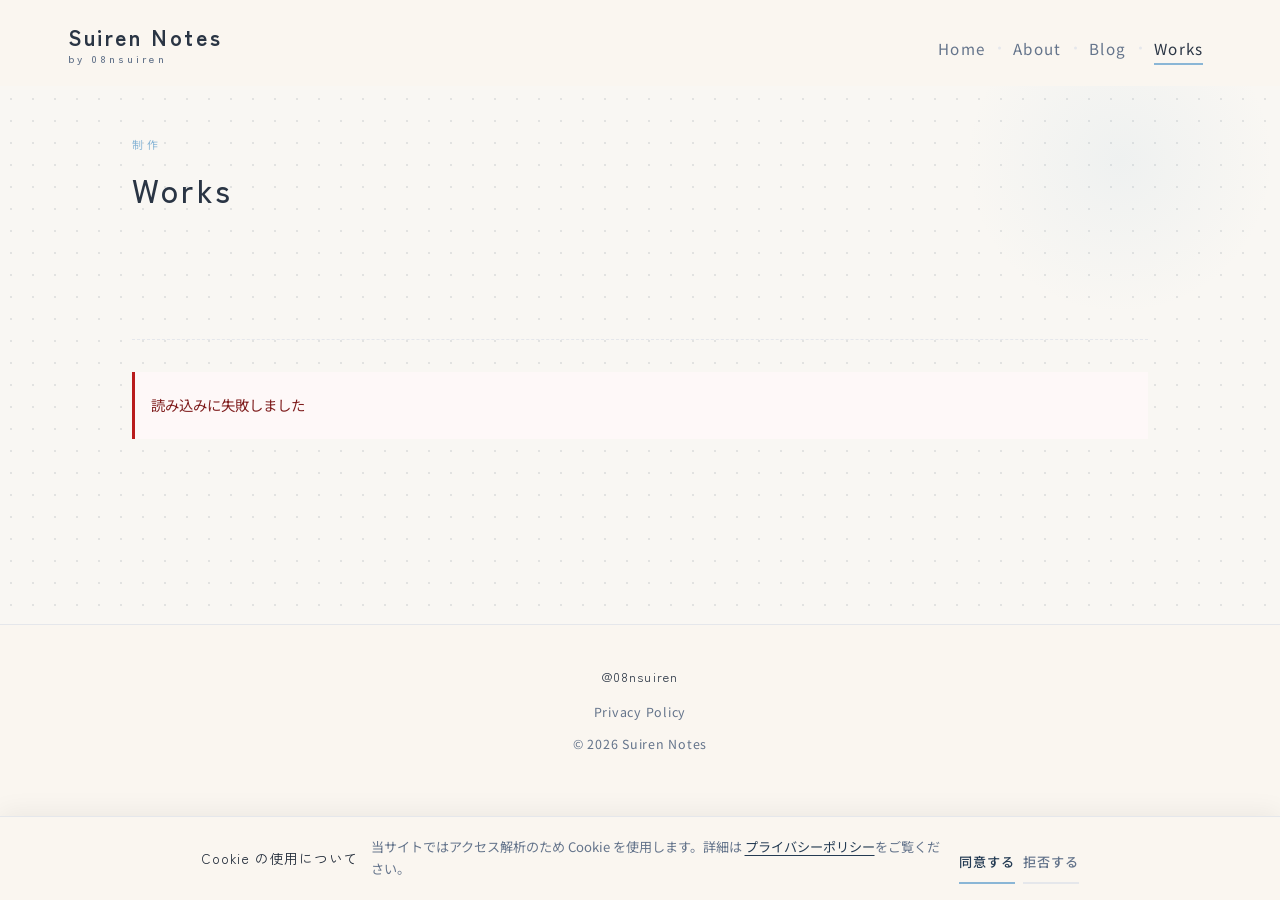
<file: works.html>
<!DOCTYPE html>
<html lang="ja">
<head>
  <meta charset="UTF-8">
  <meta name="viewport" content="width=device-width, initial-scale=1.0">
  <title>リダイレクト中… | Suiren Notes</title>
  <link rel="canonical" href="https://suiren08n.static.jp/works/">
  <script>location.replace("./works/"+location.search+location.hash);</script>
  <meta http-equiv="refresh" content="0;url=./works/">
</head>
<body>
  <p><a href="./works/">Works へ移動</a></p>
</body>
</html>
</file>
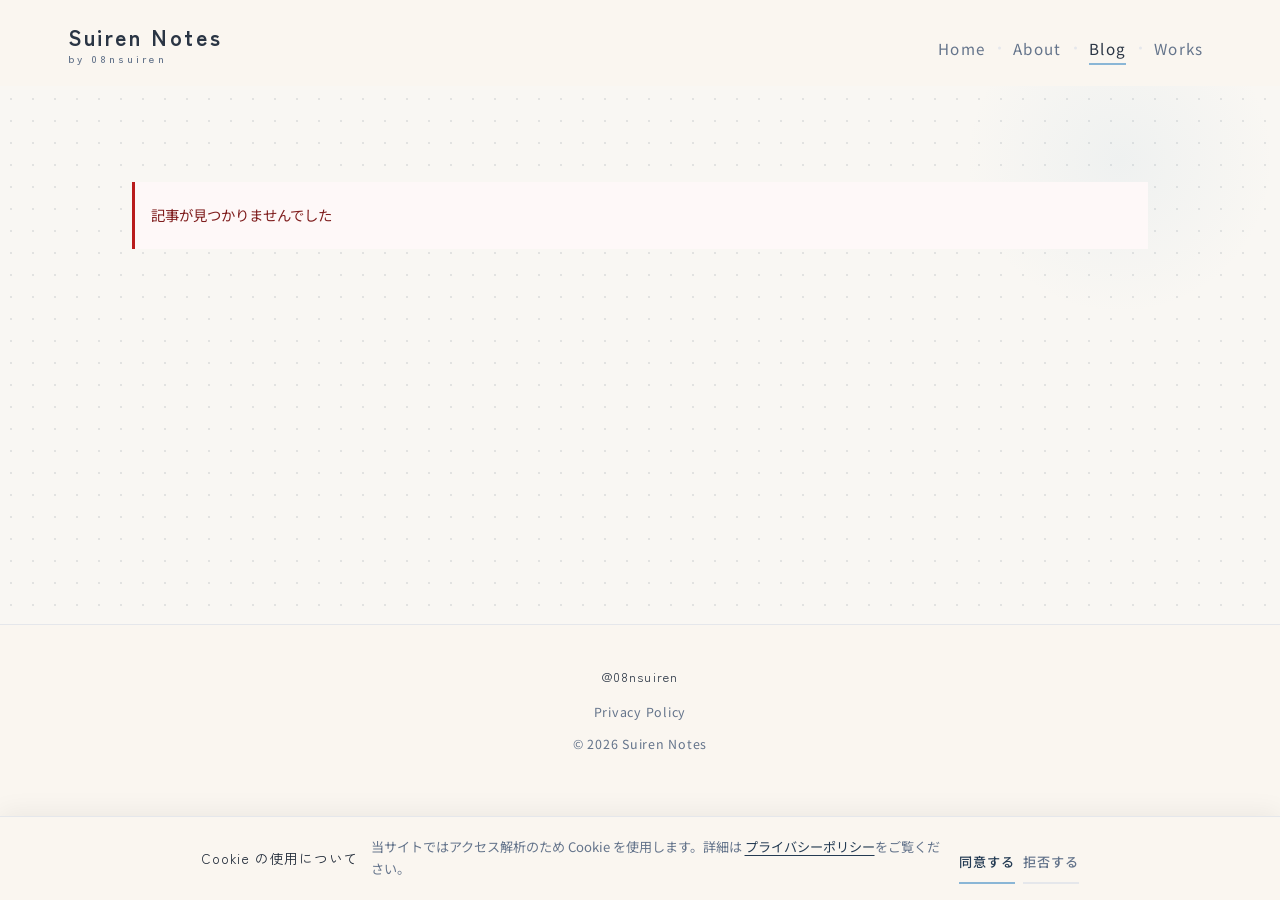
<file: articles/35-lbxkpdpl.html>
<!DOCTYPE html>
<!-- Generated by scripts/generate-articles.mjs. Do not edit directly. -->
<html lang="ja">
<head>
  <meta charset="UTF-8">
  <base href="../">
  <script>window.SUIREN_FROM_ROOT="";window.SUIREN_BLOG_INDEX="blog/";window.SUIREN_PRIVACY_HREF="privacy.html";</script>
  <script src="js/gtag-init.js?v=20260521-1"></script>
  <script async src="https://www.googletagmanager.com/gtag/js?id=G-7KJFFELQMB"></script>
  <link rel="icon" href="assets/images/08nsuirenfavicon.PNG?v=3" type="image/png">
  <link rel="apple-touch-icon" href="assets/images/08nsuirenfavicon.PNG?v=3">
  <meta name="viewport" content="width=device-width, initial-scale=1.0, viewport-fit=cover">
  <meta name="description" content="通信制高校やN高を選んだ理由と世間の目。">
  <title>通信制高校やN高を選んだ理由について。 | Suiren Notes</title>
  <link rel="canonical" href="https://suiren08n.static.jp/article/?id=35-lbxkpdpl">
  <meta property="og:site_name" content="Suiren Notes">
  <meta property="og:locale" content="ja_JP">
  <meta property="og:title" content="通信制高校やN高を選んだ理由について。 | Suiren Notes">
  <meta property="og:description" content="通信制高校やN高を選んだ理由と世間の目。">
  <meta property="og:url" content="https://suiren08n.static.jp/article/?id=35-lbxkpdpl">
  <meta property="og:type" content="article">
  <meta property="og:image" content="https://images.microcms-assets.io/assets/35dd949504894131a482eff5e3853a05/ca5ded4b18e54c358abc6be00d32add4/suirennotes-s2.png">
  <meta name="twitter:card" content="summary_large_image">
  <meta name="twitter:title" content="通信制高校やN高を選んだ理由について。 | Suiren Notes">
  <meta name="twitter:description" content="通信制高校やN高を選んだ理由と世間の目。">
  <meta name="twitter:image" content="https://images.microcms-assets.io/assets/35dd949504894131a482eff5e3853a05/ca5ded4b18e54c358abc6be00d32add4/suirennotes-s2.png">
  <meta property="article:published_time" content="2026-05-16T15:07:09.534Z">
  <meta property="article:modified_time" content="2026-05-16T15:07:09.534Z">
  <script type="application/ld+json">{"@context":"https://schema.org","@type":"BlogPosting","headline":"通信制高校やN高を選んだ理由について。","description":"通信制高校やN高を選んだ理由と世間の目。","image":"https://images.microcms-assets.io/assets/35dd949504894131a482eff5e3853a05/ca5ded4b18e54c358abc6be00d32add4/suirennotes-s2.png","url":"https://suiren08n.static.jp/article/?id=35-lbxkpdpl","datePublished":"2026-05-16T15:07:09.534Z","dateModified":"2026-05-16T15:07:09.534Z","author":{"@type":"Person","name":"翠憐 / 08nsuiren"},"publisher":{"@type":"Organization","name":"Suiren Notes","logo":{"@type":"ImageObject","url":"https://suiren08n.static.jp/assets/images/08nsuirenfavicon.PNG"}}}</script>
  <link rel="stylesheet" href="css/style.css?v=20260521-1">
</head>
<body data-article-id="35-lbxkpdpl">
  <div class="page page--article">
  <header class="header">
    <div class="container header__inner">
      <a href="./" class="header__logo">
        <span class="header__logo-main">Suiren Notes</span>
        <span class="header__logo-sub">by 08nsuiren</span>
      </a>
      <nav class="nav" aria-label="メインナビゲーション">
        <a href="./" class="nav__link">Home</a>
        <a href="about/" class="nav__link">About</a>
        <a href="blog/" class="nav__link nav__link--active">Blog</a>
        <a href="works/" class="nav__link">Works</a>
      </nav>
    </div>
  </header>

  <main class="page__main">
    <section class="section container" id="article-content" aria-label="記事本文">
      <p class="message message--loading">2026.05.17の記事を読み込み中</p>
    </section>
  </main>

  <footer class="footer">
    <div class="container footer__inner">
      <div id="footer-tiktok" class="footer__tiktok" hidden></div>
      <span class="footer__mark">@08nsuiren</span>
      <nav class="footer__nav" aria-label="フッターナビゲーション">
        <a href="privacy.html" class="footer__link">Privacy Policy</a>
      </nav>
      <p class="footer__copy">&copy; <span id="year"></span> Suiren Notes</p>
    </div>
  </footer>
  </div>

  <script>
    window.SUIREN_ARTICLE_ID = "35-lbxkpdpl";
    if (!window.location.search && window.location.pathname.indexOf("/articles/") !== -1) {
      window.history.replaceState(null, "", window.location.pathname + "?id=" + encodeURIComponent(window.SUIREN_ARTICLE_ID) + window.location.hash);
    }
  </script>
  <script src="js/config.js?v=20260521-1"></script>
  <script src="js/consent.js?v=20260521-1"></script>
  <script src="js/microcms.js?v=20260521-1"></script>
  <script src="js/footer.js?v=20260521-1"></script>
  <script src="js/header.js?v=20260521-1"></script>
  <script src="js/animations.js?v=20260521-1"></script>
  <script src="js/article.js?v=20260521-1"></script>
</body>
</html>
</file>
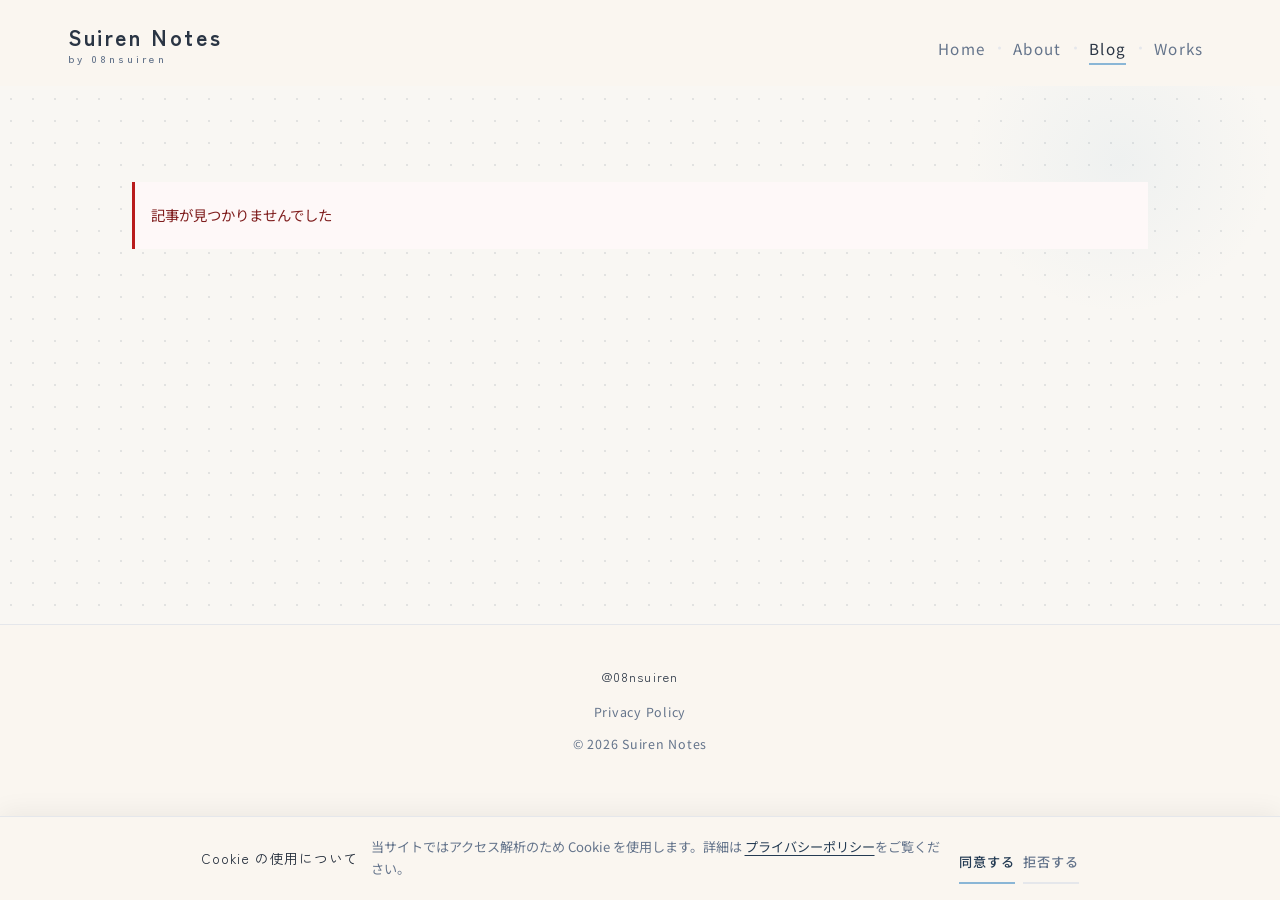
<file: articles/4a0478362xa.html>
<!DOCTYPE html>
<!-- Generated by scripts/generate-articles.mjs. Do not edit directly. -->
<html lang="ja">
<head>
  <meta charset="UTF-8">
  <base href="../">
  <script>window.SUIREN_FROM_ROOT="";window.SUIREN_BLOG_INDEX="blog/";window.SUIREN_PRIVACY_HREF="privacy.html";</script>
  <script src="js/gtag-init.js?v=20260521-1"></script>
  <script async src="https://www.googletagmanager.com/gtag/js?id=G-7KJFFELQMB"></script>
  <link rel="icon" href="assets/images/08nsuirenfavicon.PNG?v=3" type="image/png">
  <link rel="apple-touch-icon" href="assets/images/08nsuirenfavicon.PNG?v=3">
  <meta name="viewport" content="width=device-width, initial-scale=1.0, viewport-fit=cover">
  <meta name="description" content="TikTokでは話しきれないN高や通信制高校のことを、少しずつ残していくためのサイトです。">
  <title>このサイトを作った理由。 | Suiren Notes</title>
  <link rel="canonical" href="https://suiren08n.static.jp/article/?id=4a0478362xa">
  <meta property="og:site_name" content="Suiren Notes">
  <meta property="og:locale" content="ja_JP">
  <meta property="og:title" content="このサイトを作った理由。 | Suiren Notes">
  <meta property="og:description" content="TikTokでは話しきれないN高や通信制高校のことを、少しずつ残していくためのサイトです。">
  <meta property="og:url" content="https://suiren08n.static.jp/article/?id=4a0478362xa">
  <meta property="og:type" content="article">
  <meta property="og:image" content="https://images.microcms-assets.io/assets/35dd949504894131a482eff5e3853a05/88981d81a980400dadeaa4dc5c5eb35f/suirennotes-s1.png">
  <meta name="twitter:card" content="summary_large_image">
  <meta name="twitter:title" content="このサイトを作った理由。 | Suiren Notes">
  <meta name="twitter:description" content="TikTokでは話しきれないN高や通信制高校のことを、少しずつ残していくためのサイトです。">
  <meta name="twitter:image" content="https://images.microcms-assets.io/assets/35dd949504894131a482eff5e3853a05/88981d81a980400dadeaa4dc5c5eb35f/suirennotes-s1.png">
  <meta property="article:published_time" content="2026-05-16T14:19:14.567Z">
  <meta property="article:modified_time" content="2026-05-16T14:25:21.281Z">
  <script type="application/ld+json">{"@context":"https://schema.org","@type":"BlogPosting","headline":"このサイトを作った理由。","description":"TikTokでは話しきれないN高や通信制高校のことを、少しずつ残していくためのサイトです。","image":"https://images.microcms-assets.io/assets/35dd949504894131a482eff5e3853a05/88981d81a980400dadeaa4dc5c5eb35f/suirennotes-s1.png","url":"https://suiren08n.static.jp/article/?id=4a0478362xa","datePublished":"2026-05-16T14:19:14.567Z","dateModified":"2026-05-16T14:25:21.281Z","author":{"@type":"Person","name":"翠憐 / 08nsuiren"},"publisher":{"@type":"Organization","name":"Suiren Notes","logo":{"@type":"ImageObject","url":"https://suiren08n.static.jp/assets/images/08nsuirenfavicon.PNG"}}}</script>
  <link rel="stylesheet" href="css/style.css?v=20260521-1">
</head>
<body data-article-id="4a0478362xa">
  <div class="page page--article">
  <header class="header">
    <div class="container header__inner">
      <a href="./" class="header__logo">
        <span class="header__logo-main">Suiren Notes</span>
        <span class="header__logo-sub">by 08nsuiren</span>
      </a>
      <nav class="nav" aria-label="メインナビゲーション">
        <a href="./" class="nav__link">Home</a>
        <a href="about/" class="nav__link">About</a>
        <a href="blog/" class="nav__link nav__link--active">Blog</a>
        <a href="works/" class="nav__link">Works</a>
      </nav>
    </div>
  </header>

  <main class="page__main">
    <section class="section container" id="article-content" aria-label="記事本文">
      <p class="message message--loading">2026.05.16の記事を読み込み中</p>
    </section>
  </main>

  <footer class="footer">
    <div class="container footer__inner">
      <div id="footer-tiktok" class="footer__tiktok" hidden></div>
      <span class="footer__mark">@08nsuiren</span>
      <nav class="footer__nav" aria-label="フッターナビゲーション">
        <a href="privacy.html" class="footer__link">Privacy Policy</a>
      </nav>
      <p class="footer__copy">&copy; <span id="year"></span> Suiren Notes</p>
    </div>
  </footer>
  </div>

  <script>
    window.SUIREN_ARTICLE_ID = "4a0478362xa";
    if (!window.location.search && window.location.pathname.indexOf("/articles/") !== -1) {
      window.history.replaceState(null, "", window.location.pathname + "?id=" + encodeURIComponent(window.SUIREN_ARTICLE_ID) + window.location.hash);
    }
  </script>
  <script src="js/config.js?v=20260521-1"></script>
  <script src="js/consent.js?v=20260521-1"></script>
  <script src="js/microcms.js?v=20260521-1"></script>
  <script src="js/footer.js?v=20260521-1"></script>
  <script src="js/header.js?v=20260521-1"></script>
  <script src="js/animations.js?v=20260521-1"></script>
  <script src="js/article.js?v=20260521-1"></script>
</body>
</html>
</file>
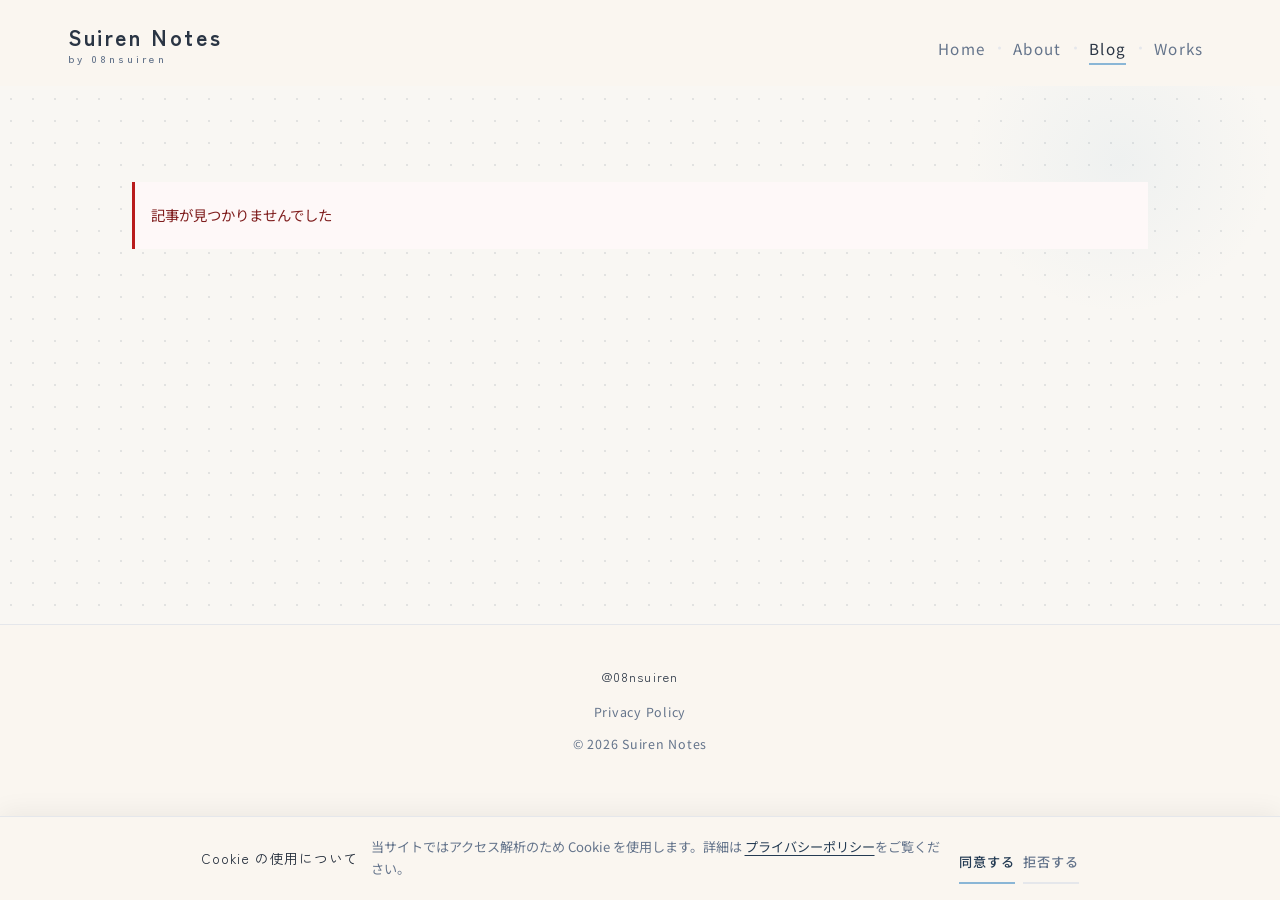
<file: articles/nuojepll2.html>
<!DOCTYPE html>
<!-- Generated by scripts/generate-articles.mjs. Do not edit directly. -->
<html lang="ja">
<head>
  <meta charset="UTF-8">
  <base href="../">
  <script>window.SUIREN_FROM_ROOT="";window.SUIREN_BLOG_INDEX="blog/";window.SUIREN_PRIVACY_HREF="privacy.html";</script>
  <script src="js/gtag-init.js?v=20260521-1"></script>
  <script async src="https://www.googletagmanager.com/gtag/js?id=G-7KJFFELQMB"></script>
  <link rel="icon" href="assets/images/08nsuirenfavicon.PNG?v=3" type="image/png">
  <link rel="apple-touch-icon" href="assets/images/08nsuirenfavicon.PNG?v=3">
  <meta name="viewport" content="width=device-width, initial-scale=1.0, viewport-fit=cover">
  <meta name="description" content="N高に入ってからわかったこと">
  <title>N高のリアル | Suiren Notes</title>
  <link rel="canonical" href="https://suiren08n.static.jp/article/?id=nuojepll2">
  <meta property="og:site_name" content="Suiren Notes">
  <meta property="og:locale" content="ja_JP">
  <meta property="og:title" content="N高のリアル | Suiren Notes">
  <meta property="og:description" content="N高に入ってからわかったこと">
  <meta property="og:url" content="https://suiren08n.static.jp/article/?id=nuojepll2">
  <meta property="og:type" content="article">
  <meta property="og:image" content="https://images.microcms-assets.io/assets/35dd949504894131a482eff5e3853a05/52c42b609ca24a9ea9fd910a5a629997/suirennotes-s3.png">
  <meta name="twitter:card" content="summary_large_image">
  <meta name="twitter:title" content="N高のリアル | Suiren Notes">
  <meta name="twitter:description" content="N高に入ってからわかったこと">
  <meta name="twitter:image" content="https://images.microcms-assets.io/assets/35dd949504894131a482eff5e3853a05/52c42b609ca24a9ea9fd910a5a629997/suirennotes-s3.png">
  <meta property="article:published_time" content="2026-05-19T02:11:17.502Z">
  <meta property="article:modified_time" content="2026-05-19T02:11:17.502Z">
  <script type="application/ld+json">{"@context":"https://schema.org","@type":"BlogPosting","headline":"N高のリアル","description":"N高に入ってからわかったこと","image":"https://images.microcms-assets.io/assets/35dd949504894131a482eff5e3853a05/52c42b609ca24a9ea9fd910a5a629997/suirennotes-s3.png","url":"https://suiren08n.static.jp/article/?id=nuojepll2","datePublished":"2026-05-19T02:11:17.502Z","dateModified":"2026-05-19T02:11:17.502Z","author":{"@type":"Person","name":"翠憐 / 08nsuiren"},"publisher":{"@type":"Organization","name":"Suiren Notes","logo":{"@type":"ImageObject","url":"https://suiren08n.static.jp/assets/images/08nsuirenfavicon.PNG"}}}</script>
  <link rel="stylesheet" href="css/style.css?v=20260521-1">
</head>
<body data-article-id="nuojepll2">
  <div class="page page--article">
  <header class="header">
    <div class="container header__inner">
      <a href="./" class="header__logo">
        <span class="header__logo-main">Suiren Notes</span>
        <span class="header__logo-sub">by 08nsuiren</span>
      </a>
      <nav class="nav" aria-label="メインナビゲーション">
        <a href="./" class="nav__link">Home</a>
        <a href="about/" class="nav__link">About</a>
        <a href="blog/" class="nav__link nav__link--active">Blog</a>
        <a href="works/" class="nav__link">Works</a>
      </nav>
    </div>
  </header>

  <main class="page__main">
    <section class="section container" id="article-content" aria-label="記事本文">
      <p class="message message--loading">2026.05.19の記事を読み込み中</p>
    </section>
  </main>

  <footer class="footer">
    <div class="container footer__inner">
      <div id="footer-tiktok" class="footer__tiktok" hidden></div>
      <span class="footer__mark">@08nsuiren</span>
      <nav class="footer__nav" aria-label="フッターナビゲーション">
        <a href="privacy.html" class="footer__link">Privacy Policy</a>
      </nav>
      <p class="footer__copy">&copy; <span id="year"></span> Suiren Notes</p>
    </div>
  </footer>
  </div>

  <script>
    window.SUIREN_ARTICLE_ID = "nuojepll2";
    if (!window.location.search && window.location.pathname.indexOf("/articles/") !== -1) {
      window.history.replaceState(null, "", window.location.pathname + "?id=" + encodeURIComponent(window.SUIREN_ARTICLE_ID) + window.location.hash);
    }
  </script>
  <script src="js/config.js?v=20260521-1"></script>
  <script src="js/consent.js?v=20260521-1"></script>
  <script src="js/microcms.js?v=20260521-1"></script>
  <script src="js/footer.js?v=20260521-1"></script>
  <script src="js/header.js?v=20260521-1"></script>
  <script src="js/animations.js?v=20260521-1"></script>
  <script src="js/article.js?v=20260521-1"></script>
</body>
</html>
</file>
<file: css/style.css>
/* ========================================
   Suiren Notes — 手帳と雑誌のあいだ
   ======================================== */

@import url("https://fonts.googleapis.com/css2?family=Noto+Sans+JP:wght@400;500;700&family=Zen+Kaku+Gothic+New:wght@500;700&display=swap");

:root {
  --color-bg: #f7f9fb;
  --color-bg-warm: #f0ebe3;
  /* ヘッダー・フッター用（方眼なしのクリーム面） */
  --color-surface: #faf6f0;
  --color-text: #1f2937;
  --color-text-sub: #64748b;
  --color-accent: #8ab6d6;
  --color-accent-dark: #243b53;
  --color-card: #ffffff;
  --color-border: #e5e7eb;
  --color-ink: #2a3544;
  --color-wash: rgba(138, 182, 214, 0.14);
  --focus-ring: rgba(138, 182, 214, 0.72);
  --font-body: "Noto Sans JP", sans-serif;
  --font-heading: "Zen Kaku Gothic New", "Noto Sans JP", sans-serif;
  --max-width: 1080px;
  --radius-soft: 4px;
  --radius-image: 2px 18px 2px 18px;
  --space-section: clamp(3.5rem, 10vw, 6rem);
  --space-inline: clamp(1.1rem, 4vw, 2rem);
  /* ノート風ドット方眼 */
  --note-dot-color: rgba(36, 59, 83, 0.11);
  --note-dot-spacing: 22px;
}

*,
*::before,
*::after {
  box-sizing: border-box;
}

html {
  scroll-behavior: smooth;
  overflow-x: clip;
}

body {
  margin: 0;
  font-family: var(--font-body);
  font-size: 15px;
  line-height: 1.85;
  color: var(--color-text);
  background-color: #f9f7f3;
  -webkit-font-smoothing: antialiased;
  position: relative;
  overflow-x: clip;
  max-width: 100%;
}

/* ノート風：方眼のようなドット背景 */
body::before {
  content: "";
  position: absolute;
  inset: 0;
  min-height: 100%;
  pointer-events: none;
  z-index: 0;
  background-image: radial-gradient(
    circle,
    var(--note-dot-color) 1px,
    transparent 1px
  );
  background-size: var(--note-dot-spacing) var(--note-dot-spacing);
  background-position: 0 0;
}

body::after {
  content: "";
  position: absolute;
  top: 0;
  right: 0;
  width: min(55vw, 320px);
  height: min(55vw, 320px);
  border-radius: 50%;
  background: radial-gradient(circle, var(--color-wash) 0%, transparent 68%);
  pointer-events: none;
  z-index: 0;
  opacity: 0.65;
}

.page {
  min-height: 100vh;
  min-height: 100dvh;
  display: flex;
  flex-direction: column;
  position: relative;
  z-index: 1;
  width: 100%;
  max-width: 100%;
  overflow-x: clip;
}

img {
  max-width: 100%;
  height: auto;
  display: block;
}

a {
  color: var(--color-accent-dark);
  text-decoration: none;
  transition: color 0.2s ease;
}

a:hover {
  color: var(--color-accent);
}

:where(a, button, input, textarea, select):focus-visible {
  outline: 2px solid var(--focus-ring);
  outline-offset: 4px;
}

:where(a, button, input, textarea, select):focus:not(:focus-visible) {
  outline: none;
}

h1,
h2,
h3,
h4 {
  font-family: var(--font-heading);
  font-weight: 700;
  line-height: 1.45;
  margin: 0 0 0.65em;
  color: var(--color-ink);
  letter-spacing: 0.04em;
}

h1 {
  font-size: clamp(1.65rem, 4.8vw, 2.35rem);
  font-weight: 500;
  letter-spacing: 0.06em;
}

h2 {
  font-size: clamp(1.2rem, 3vw, 1.5rem);
  font-weight: 500;
}

h3 {
  font-size: 1.05rem;
  font-weight: 700;
}

p {
  margin: 0 0 1em;
}

/* レイアウト */
.container {
  width: 100%;
  max-width: var(--max-width);
  margin: 0 auto;
  padding: 0 var(--space-inline);
  min-width: 0;
  box-sizing: border-box;
}

.page__main {
  flex: 1 0 auto;
  padding-bottom: var(--space-section);
  min-width: 0;
  overflow-x: clip;
}

/* ホーム最下部（SNS・フッター）が隠れないよう余白を多めに */
.page--home .page__main {
  padding-bottom: calc(var(--space-section) + 2rem);
}

.page--home .sns-band {
  padding-bottom: 1.5rem;
}

@media (max-width: 767px) {
  .page--home .page__main {
    padding-bottom: calc(var(--space-section) + 4rem + env(safe-area-inset-bottom, 16px));
  }

  .footer {
    padding-bottom: calc(2.5rem + env(safe-area-inset-bottom, 20px));
  }
}

/* ヘッダー（方眼の上に不透明・スクロール連動アニメーション） */
.header {
  position: sticky;
  top: 0;
  z-index: 100;
  padding: 1.5rem 0 1.25rem;
  padding-top: calc(1.5rem + env(safe-area-inset-top, 0px));
  background-color: var(--color-surface);
  border-bottom: 1px solid transparent;
  box-shadow: none;
  opacity: 0;
  transform: translateY(-100%);
  transition:
    transform 0.45s cubic-bezier(0.22, 1, 0.36, 1),
    opacity 0.4s ease,
    box-shadow 0.35s ease,
    border-color 0.35s ease,
    padding 0.35s ease;
}

.header.header--ready {
  opacity: 1;
  transform: translateY(0);
}

.header.header--scrolled {
  padding-top: calc(1rem + env(safe-area-inset-top, 0px));
  padding-bottom: 1rem;
  border-bottom-color: var(--color-border);
  box-shadow: 0 6px 28px rgba(36, 59, 83, 0.07);
}

@media (prefers-reduced-motion: reduce) {
  .header {
    opacity: 1;
    transform: none;
    transition:
      box-shadow 0.35s ease,
      border-color 0.35s ease,
      padding 0.35s ease;
  }
}

.header__inner {
  display: flex;
  flex-wrap: wrap;
  align-items: flex-end;
  justify-content: space-between;
  gap: 1rem 1.5rem;
  min-width: 0;
  max-width: 100%;
}

.header__logo {
  display: inline-flex;
  flex-direction: column;
  gap: 0.15rem;
  font-family: var(--font-heading);
  color: var(--color-ink);
  line-height: 1.2;
}

.header__logo:hover {
  color: var(--color-accent-dark);
}

.header__logo-main {
  font-size: 1.35rem;
  font-weight: 700;
  letter-spacing: 0.12em;
}

.header__logo-sub {
  font-size: 0.68rem;
  font-weight: 500;
  letter-spacing: 0.28em;
  color: var(--color-text-sub);
  text-transform: lowercase;
}

.nav {
  display: flex;
  flex-wrap: wrap;
  align-items: center;
  gap: 0.35rem 0;
  font-size: 0.92rem;
  letter-spacing: 0.08em;
}

.nav__link {
  display: inline-block;
  position: relative;
  color: var(--color-text-sub);
  padding: 0.2rem 0;
  transition: color 0.2s ease;
}

/* 下線はラベル幅だけ（区切り「·」にはかからない） */
.nav__link::after {
  content: "";
  position: absolute;
  left: 0;
  bottom: 0;
  width: 100%;
  height: 2px;
  background: var(--color-accent);
  transform: scaleX(0);
  transform-origin: left center;
  transition: transform 0.25s ease;
  pointer-events: none;
}

.nav__link:hover::after,
.nav__link--active::after {
  transform: scaleX(1);
}

/* 区切りドットはリンクの外側に配置 */
.nav__link:not(:last-child)::before {
  content: "";
  position: absolute;
  left: 100%;
  margin-left: 0.7rem;
  top: 50%;
  width: 3px;
  height: 3px;
  border-radius: 50%;
  background: var(--color-border);
  pointer-events: none;
  transform: translateY(-50%);
}

.nav__link:not(:last-child) {
  margin-right: 1.5rem;
}

.nav__link:hover,
.nav__link--active {
  color: var(--color-ink);
}

.nav__link--active {
  text-decoration: none;
}

/* スマホ：ヘッダーを中央寄せ・縦幅コンパクト */
@media (max-width: 767px) {
  .header {
    padding-top: calc(0.75rem + env(safe-area-inset-top, 0px));
    padding-bottom: 0.65rem;
  }

  .header.header--scrolled {
    padding-top: calc(0.55rem + env(safe-area-inset-top, 0px));
    padding-bottom: 0.55rem;
  }

  .header__inner {
    flex-direction: column;
    align-items: center;
    justify-content: center;
    gap: 0.5rem;
  }

  .header__logo {
    align-items: center;
    text-align: center;
    gap: 0.1rem;
  }

  .header__logo-main {
    font-size: 1.2rem;
  }

  .header__logo-sub {
    font-size: 0.62rem;
    letter-spacing: 0.22em;
  }

  .nav {
    justify-content: center;
    width: 100%;
    font-size: 0.86rem;
  }

  .nav__link {
    padding: 0.1rem 0;
  }

  .nav__link:not(:last-child) {
    margin-right: 1.25rem;
  }

  .nav__link:not(:last-child)::before {
    margin-left: 0.55rem;
  }
}

/* PC：ロゴ位置・ナビの字間・右余白 */
@media (min-width: 768px) {
  .header__logo {
    margin-left: clamp(1.25rem, 3vw, 2.25rem);
  }

  .nav {
    margin-right: clamp(1.75rem, 3.5vw, 3rem);
    font-size: 0.95rem;
  }

  .nav__link:not(:last-child) {
    margin-right: 1.75rem;
  }

  .nav__link:not(:last-child)::before {
    margin-left: 0.8rem;
  }
}

/* フッター（方眼なし・単色で締める） */
.footer {
  flex-shrink: 0;
  position: relative;
  z-index: 1;
  padding: 2.5rem 0 calc(2rem + env(safe-area-inset-bottom, 0px));
  border-top: 1px solid var(--color-border);
  background-color: var(--color-surface);
}

.footer__inner {
  display: flex;
  flex-direction: column;
  align-items: center;
  justify-content: center;
  gap: 0.5rem;
  text-align: center;
}

.footer__tiktok {
  line-height: 0;
}

.footer__tiktok:empty {
  display: none;
}

.footer__mark {
  font-family: var(--font-heading);
  font-size: 0.8rem;
  letter-spacing: 0.08em;
  color: var(--color-ink);
}

.footer__nav {
  margin: 0;
}

.footer__link {
  font-size: 0.78rem;
  color: var(--color-text-sub);
  letter-spacing: 0.06em;
  text-decoration: none;
  transition: color 0.2s ease;
}

.footer__link:hover,
.footer__link--active {
  color: var(--color-ink);
}

.footer__copy {
  font-size: 0.78rem;
  color: var(--color-text-sub);
  margin: 0;
  letter-spacing: 0.06em;
}

/* Cookie 同意バナー */
.cookie-consent {
  position: fixed;
  inset-inline: 0;
  bottom: 0;
  z-index: 200;
  padding: 1rem 0 calc(1rem + env(safe-area-inset-bottom, 0px));
  background-color: var(--color-surface);
  border-top: 1px solid var(--color-border);
  box-shadow: 0 -4px 24px rgba(0, 0, 0, 0.06);
}

.cookie-consent[hidden] {
  display: none;
}

.cookie-consent__inner {
  display: flex;
  flex-direction: column;
  align-items: center;
  gap: 0.75rem;
  text-align: center;
}

.cookie-consent__title {
  margin: 0;
  font-family: var(--font-heading);
  font-size: 0.85rem;
  letter-spacing: 0.06em;
}

.cookie-consent__text {
  margin: 0;
  font-size: 0.82rem;
  line-height: 1.7;
  color: var(--color-text-sub);
  max-width: 36rem;
}

.cookie-consent__text a {
  color: var(--color-accent-dark);
  text-decoration: underline;
  text-underline-offset: 3px;
}

.cookie-consent__actions {
  display: flex;
  flex-wrap: wrap;
  justify-content: center;
  gap: 0.5rem;
}

body.cookie-consent-open .footer {
  padding-bottom: calc(2rem + 7rem + env(safe-area-inset-bottom, 0px));
}

@media (min-width: 640px) {
  .cookie-consent__inner {
    flex-direction: row;
    flex-wrap: wrap;
    justify-content: center;
    text-align: left;
  }

  .cookie-consent__actions {
    flex-shrink: 0;
  }
}

/* Privacy Policy ページ */
.page--privacy .page__main {
  padding-top: clamp(1.5rem, 4vw, 2.5rem);
}

.privacy__inner {
  max-width: 42rem;
  margin: 0 auto;
}

.privacy__inner code {
  font-size: 0.88em;
  padding: 0.1em 0.35em;
  border-radius: 3px;
  background: var(--color-bg);
  border: 1px solid var(--color-border);
}

/* セクション（雑誌の見開き風） */
.section {
  padding-top: var(--space-section);
  counter-increment: section;
}

.page__main {
  counter-reset: section;
}

.section__header {
  display: grid;
  grid-template-columns: auto 1fr;
  gap: 0.75rem 1.25rem;
  align-items: end;
  margin-bottom: 2.25rem;
  padding-bottom: 1rem;
  border-bottom: 1px solid var(--color-ink);
}

.section__num {
  font-family: var(--font-heading);
  font-size: clamp(2rem, 5vw, 2.75rem);
  font-weight: 700;
  line-height: 1;
  color: var(--color-accent);
  opacity: 0.55;
  letter-spacing: -0.02em;
}

.section__num::before {
  content: counter(section, decimal-leading-zero);
}

.section__title-wrap {
  min-width: 0;
}

.section__title {
  margin-bottom: 0.35rem;
}

.section__lead {
  color: var(--color-text-sub);
  font-size: 0.88rem;
  margin: 0;
  letter-spacing: 0.04em;
}

.section__more {
  margin-top: 2.5rem;
  padding-top: 1.5rem;
  border-top: 1px dashed var(--color-border);
}

/* ヒーロー */
.hero {
  padding-top: clamp(2rem, 6vw, 3.5rem);
}

.hero__inner {
  display: grid;
  gap: 2rem;
}

@media (min-width: 768px) {
  .hero__inner {
    grid-template-columns: 1.15fr 0.85fr;
    gap: clamp(2rem, 5vw, 4rem);
    align-items: start;
  }
}

.hero__content {
  position: relative;
  padding-top: 0.5rem;
}

.hero__site-title {
  font-size: 0.72rem;
  letter-spacing: 0.35em;
  color: var(--color-text-sub);
  margin-bottom: 1.25rem;
  font-weight: 500;
}

.hero__title {
  margin-bottom: 1.25rem;
  max-width: 14em;
}

.hero__text {
  color: var(--color-text);
  font-size: 0.95rem;
  line-height: 2;
  margin-bottom: 2rem;
  max-width: 32em;
  padding-left: 1rem;
  border-left: 2px solid var(--color-accent);
}

.hero__actions {
  display: flex;
  flex-wrap: wrap;
  gap: 0.65rem 1.25rem;
}

.hero__visual {
  position: relative;
  overflow: hidden;
  aspect-ratio: 4 / 5;
  max-height: 520px;
  background: var(--color-bg-warm);
  border: 1px solid var(--color-border);
  border-radius: var(--radius-image);
}

@media (max-width: 767px) {
  .page--home .hero__visual {
    display: none;
  }
}

.hero__visual::after {
  content: "";
  position: absolute;
  inset: 0;
  border: 1px solid rgba(36, 59, 83, 0.08);
  margin: 10px;
  pointer-events: none;
  border-radius: 1px 14px 1px 14px;
}

.hero__visual img {
  width: 100%;
  height: 100%;
  object-fit: cover;
  filter: saturate(0.92) contrast(1.02);
}

/* ボタン（丸 pill をやめる） */
.btn {
  display: inline-flex;
  align-items: center;
  justify-content: center;
  padding: 0.7rem 0;
  font-family: var(--font-body);
  font-size: 0.88rem;
  font-weight: 500;
  letter-spacing: 0.08em;
  border: none;
  border-bottom: 2px solid transparent;
  background: transparent;
  cursor: pointer;
  text-decoration: none;
  transition:
    border-color 0.2s ease,
    color 0.2s ease,
    transform 0.2s ease,
    opacity 0.2s ease;
}

.btn:hover {
  opacity: 1;
  transform: translateY(-1px);
}

.btn:active {
  transform: translateY(0);
}

.btn:disabled {
  cursor: default;
  opacity: 0.58;
  transform: none;
}

.btn--primary {
  color: var(--color-ink);
  border-bottom-color: var(--color-ink);
}

.btn--primary:hover {
  border-bottom-color: var(--color-accent);
  color: var(--color-accent-dark);
}

.btn--secondary {
  color: var(--color-text-sub);
  border-bottom-color: var(--color-border);
}

.btn--secondary:hover {
  color: var(--color-ink);
  border-bottom-color: var(--color-accent);
}

.btn--accent {
  color: var(--color-accent-dark);
  border-bottom-color: var(--color-accent);
}

.btn--small {
  font-size: 0.82rem;
  margin-top: 0.5rem;
}

/* カードグリッド */
.card-grid {
  display: grid;
  gap: 1.25rem;
  grid-template-columns: minmax(0, 1fr);
  width: 100%;
}

@media (min-width: 640px) {
  .card-grid {
    grid-template-columns: repeat(2, minmax(0, 1fr));
    gap: 1.5rem;
  }
}

@media (min-width: 960px) {
  .card-grid--3 {
    grid-template-columns: repeat(3, minmax(0, 1fr));
  }
}

/* 記事カード */
.card {
  background: rgba(255, 255, 255, 0.55);
  border: 1px solid var(--color-border);
  overflow: hidden;
  transition:
    border-color 0.25s ease,
    background 0.25s ease,
    transform 0.35s cubic-bezier(0.22, 1, 0.36, 1),
    box-shadow 0.35s ease;
}

.card:hover {
  background: #fff;
  border-color: var(--color-accent);
  transform: translateY(-3px);
  box-shadow: 0 10px 28px rgba(36, 59, 83, 0.07);
}

.card__link {
  display: grid;
  grid-template-columns: minmax(0, 1fr);
  color: inherit;
  text-decoration: none;
  min-width: 0;
}

@media (min-width: 520px) {
  .card--article .card__link {
    grid-template-columns: 38% 1fr;
  }
}

.card__link:hover {
  opacity: 1;
}

.card__link:focus-visible {
  outline-offset: -4px;
}

.card:has(.card__link:focus-visible) {
  background: #fff;
  border-color: var(--color-accent);
  box-shadow: 0 0 0 3px rgba(138, 182, 214, 0.18);
}

.card__image-wrap {
  aspect-ratio: 4 / 3;
  overflow: hidden;
  background: var(--color-bg-warm);
  border-radius: var(--radius-image);
  margin: 1rem 1rem 0;
}

@media (min-width: 520px) {
  .card--article .card__image-wrap {
    margin: 1rem 0 1rem 1rem;
    aspect-ratio: 1;
  }
}

.card__image {
  width: 100%;
  height: 100%;
  object-fit: cover;
  transition: transform 0.5s ease;
}

.card:hover .card__image {
  transform: scale(1.03);
}

.card__body {
  padding: 1rem 1.25rem 1.35rem;
}

@media (min-width: 520px) {
  .card--article .card__body {
    padding: 1.25rem 1.35rem 1.35rem 1rem;
    display: flex;
    flex-direction: column;
    justify-content: center;
  }
}

.card__title {
  font-size: 1rem;
  margin: 0.4rem 0 0.3rem;
  color: var(--color-ink);
  line-height: 1.55;
}

.card__description {
  font-size: 0.84rem;
  color: var(--color-text-sub);
  margin: 0 0 0.65rem;
  display: -webkit-box;
  -webkit-line-clamp: 2;
  -webkit-box-orient: vertical;
  overflow: hidden;
  line-height: 1.75;
}

.card__date {
  font-size: 0.72rem;
  color: var(--color-text-sub);
  letter-spacing: 0.12em;
}

.card__meta {
  font-size: 0.84rem;
  color: var(--color-text-sub);
  margin: 0.35rem 0 0;
}

.card__meta-label {
  display: inline;
  font-size: 0.72rem;
  color: var(--color-accent-dark);
  margin-right: 0.35rem;
  letter-spacing: 0.06em;
}

.card__meta-label::after {
  content: "—";
  margin-left: 0.35rem;
  color: var(--color-border);
}

/* Worksカード */
.card--work {
  padding: 1.25rem;
}

.card--work .card__image-wrap {
  margin: 0 0 1rem;
  aspect-ratio: 16 / 10;
}

.card--work .card__body {
  padding: 0;
}

/* スマホ：横長・コンパクトカード（ホーム / Blog / Works / 関連記事 共通） */
@media (max-width: 767px) {
  .page--home .card-grid--home,
  .page--blog .card-grid,
  .page--works .card-grid,
  .article__related-grid {
    gap: 0.65rem;
  }

  .page--home .card-grid--home .card--article .card__link,
  .page--blog .card-grid .card--article .card__link,
  .page--works .card-grid .card--article .card__link,
  .article__related .card--article .card__link {
    grid-template-columns: 76px 1fr;
    align-items: center;
    gap: 0.75rem;
    padding: 0.6rem 0.75rem;
  }

  .page--home .card-grid--home .card--article .card__image-wrap,
  .page--blog .card-grid .card--article .card__image-wrap,
  .page--works .card-grid .card--article .card__image-wrap,
  .article__related .card--article .card__image-wrap {
    margin: 0;
    width: 76px;
    height: 56px;
    aspect-ratio: auto;
    flex-shrink: 0;
    border-radius: 2px 10px 2px 10px;
  }

  .page--home .card-grid--home .card--article .card__body,
  .page--blog .card-grid .card--article .card__body,
  .page--works .card-grid .card--article .card__body,
  .article__related .card--article .card__body {
    padding: 0;
    min-width: 0;
    display: block;
  }

  .page--home .card-grid--home .card--article .card__title,
  .page--blog .card-grid .card--article .card__title,
  .page--works .card-grid .card--article .card__title,
  .article__related .card--article .card__title {
    font-size: 0.88rem;
    margin: 0.15rem 0 0.2rem;
    display: -webkit-box;
    -webkit-line-clamp: 2;
    -webkit-box-orient: vertical;
    overflow: hidden;
    line-height: 1.45;
  }

  .page--home .card-grid--home .card--article .card__description,
  .page--blog .card-grid .card--article .card__description,
  .page--works .card-grid .card--article .card__description,
  .article__related .card--article .card__description {
    font-size: 0.75rem;
    margin: 0 0 0.25rem;
    -webkit-line-clamp: 1;
    line-height: 1.5;
  }

  .page--home .card-grid--home .card--article .card__date,
  .page--blog .card-grid .card--article .card__date,
  .page--works .card-grid .card--article .card__date,
  .article__related .card--article .card__date {
    font-size: 0.68rem;
  }

  .page--home .card-grid--home .card--article .badge,
  .page--blog .card-grid .card--article .badge,
  .page--works .card-grid .card--article .badge,
  .article__related .card--article .badge {
    font-size: 0.62rem;
  }

  .page--home .card-grid--home .card--work,
  .page--works .card-grid .card--work {
    display: grid;
    grid-template-columns: 76px 1fr;
    align-items: center;
    gap: 0.75rem;
    padding: 0.6rem 0.75rem;
  }

  .page--home .card-grid--home .card--work .card__image-wrap,
  .page--works .card-grid .card--work .card__image-wrap {
    margin: 0;
    width: 76px;
    height: 56px;
    aspect-ratio: auto;
  }

  .page--home .card-grid--home .card--work .card__body,
  .page--works .card-grid .card--work .card__body {
    padding: 0;
    min-width: 0;
  }

  .page--home .card-grid--home .card--work .card__title,
  .page--works .card-grid .card--work .card__title {
    font-size: 0.88rem;
    margin: 0.15rem 0 0.2rem;
    -webkit-line-clamp: 2;
    display: -webkit-box;
    -webkit-box-orient: vertical;
    overflow: hidden;
    line-height: 1.45;
  }

  .page--home .card-grid--home .card--work .card__description,
  .page--works .card-grid .card--work .card__description {
    font-size: 0.75rem;
    margin: 0;
    -webkit-line-clamp: 1;
  }

  /* ホームの制作実績ミニカード：詳細ボタンのみ（デモはモーダル内） */
  .page--home .card-grid--home .card--work .card__actions .btn--accent {
    display: none;
  }

  /* Works一覧：ボタンをコンパクトに */
  .page--works .card-grid .card--work {
    align-items: start;
  }

  .page--works .card-grid .card--work .card__actions {
    gap: 0.35rem 0.5rem;
    margin-top: 0.35rem;
  }

  .page--works .card-grid .card--work .card__actions .btn {
    padding: 0.35rem 0.5rem;
    font-size: 0.72rem;
  }
}

/* 制作実績カード：ボタン行 */
.card__actions {
  display: flex;
  flex-wrap: wrap;
  align-items: center;
  gap: 0.75rem 1rem;
  margin-top: 0.75rem;
}

.card__actions .btn {
  margin: 0;
}

/* 制作実績：詳細モーダル */
body.work-modal-open {
  overflow: hidden;
}

.work-modal {
  position: fixed;
  inset: 0;
  z-index: 1000;
  display: flex;
  align-items: center;
  justify-content: center;
  padding: var(--space-inline);
}

.work-modal[hidden] {
  display: none;
}

.work-modal__backdrop {
  position: absolute;
  inset: 0;
  background: rgba(36, 59, 83, 0.35);
  backdrop-filter: blur(4px);
}

.work-modal__panel {
  position: relative;
  width: 100%;
  max-width: 640px;
  max-height: min(90vh, 900px);
  overflow-y: auto;
  background: rgba(255, 255, 255, 0.92);
  border: 1px solid var(--color-border);
  border-radius: var(--radius-image);
  box-shadow: 0 16px 48px rgba(36, 59, 83, 0.12);
  padding: clamp(1.25rem, 4vw, 2rem);
}

.work-modal__close {
  position: absolute;
  top: 0.75rem;
  right: 0.75rem;
  width: 2.25rem;
  height: 2.25rem;
  border: 1px solid var(--color-border);
  border-radius: 50%;
  background: var(--color-card);
  color: var(--color-ink);
  font-size: 1.25rem;
  line-height: 1;
  cursor: pointer;
  z-index: 1;
  transition: border-color 0.2s ease;
}

.work-modal__close:hover {
  border-color: var(--color-accent);
}

.work-modal__visual {
  margin-bottom: 1.25rem;
  border-radius: var(--radius-image);
  overflow: hidden;
  aspect-ratio: 16 / 10;
  background: var(--color-bg-warm);
  border: 1px solid var(--color-border);
}

.work-modal__visual img {
  width: 100%;
  height: 100%;
  object-fit: cover;
}

.work-modal__header {
  margin-bottom: 1rem;
  padding-right: 2.5rem;
}

.work-modal__badges {
  display: flex;
  flex-wrap: wrap;
  gap: 0.35rem;
  margin-bottom: 0.5rem;
}

.work-modal__badges .badges {
  display: inline-flex;
  flex-wrap: wrap;
  gap: 0.35rem;
}

.work-modal__title {
  font-size: 1.25rem;
  letter-spacing: 0.08em;
  margin: 0.5rem 0 0;
  line-height: 1.5;
}

.work-modal__description {
  font-size: 0.95rem;
  line-height: 2;
  color: var(--color-text);
  margin: 0 0 1.5rem;
}

.work-modal__details {
  margin: 0 0 1.5rem;
  padding: 0;
}

.work-modal__row {
  margin: 0 0 1.25rem;
}

.work-modal__row:last-child {
  margin-bottom: 0;
}

.work-modal__label {
  font-size: 0.72rem;
  letter-spacing: 0.14em;
  color: var(--color-accent-dark);
  margin: 0 0 0.35rem;
  font-weight: 500;
}

.work-modal__value {
  margin: 0;
  font-size: 0.92rem;
  line-height: 1.85;
  color: var(--color-text);
}

.work-modal__price-summary {
  margin: 0;
}

.work-modal__price-includes {
  margin: 0.65rem 0 0;
  font-size: 0.88rem;
  color: var(--color-text-sub);
  line-height: 1.75;
}

.work-modal__section {
  margin: 0 0 1.5rem;
  padding-top: 1.25rem;
  border-top: 1px dashed var(--color-border);
}

.work-modal__section-title {
  margin: 0 0 0.65rem;
  font-size: 0.78rem;
  letter-spacing: 0.12em;
  color: var(--color-accent-dark);
  font-weight: 500;
}

.work-modal__section-body {
  margin: 0;
  font-size: 0.92rem;
  line-height: 1.85;
  color: var(--color-text);
}

.works-price-disclaimer,
.blog-notice {
  margin: 0.75rem 0 0;
  max-width: 36rem;
  font-size: 0.82rem;
  line-height: 1.7;
  color: var(--color-text-sub);
}

.works-price-disclaimer[hidden] {
  display: none;
}

.work-modal__actions {
  padding-top: 1rem;
  border-top: 1px dashed var(--color-border);
}

/* PC：記事カードを制作実績と同じ縦型表示（ホーム・Blog） */
@media (min-width: 768px) {
  .page--home .card-grid--home .card--article,
  .page--blog .card-grid .card--article {
    padding: 1.25rem;
  }

  .page--home .card-grid--home .card--article .card__link,
  .page--blog .card-grid .card--article .card__link {
    display: block;
    grid-template-columns: none;
  }

  .page--home .card-grid--home .card--article .card__image-wrap,
  .page--blog .card-grid .card--article .card__image-wrap {
    margin: 0 0 1rem;
    width: auto;
    height: auto;
    aspect-ratio: 16 / 10;
    border-radius: var(--radius-image);
  }

  .page--home .card-grid--home .card--article .card__body,
  .page--blog .card-grid .card--article .card__body {
    padding: 0;
    display: block;
  }

  .page--home .card-grid--home .card--article .card__title,
  .page--blog .card-grid .card--article .card__title {
    font-size: 1rem;
    margin: 0.4rem 0 0.3rem;
    display: block;
    -webkit-line-clamp: unset;
    overflow: visible;
  }

  .page--home .card-grid--home .card--article .card__description,
  .page--blog .card-grid .card--article .card__description {
    font-size: 0.84rem;
    margin: 0 0 0.65rem;
    -webkit-line-clamp: 2;
  }
}

/* Works：準備中表示 */
.works-coming-soon {
  max-width: 520px;
  margin: 0 auto;
  padding: clamp(2rem, 6vw, 3rem) clamp(1.5rem, 4vw, 2.5rem);
  text-align: center;
  background: rgba(255, 255, 255, 0.55);
  border: 1px solid var(--color-border);
  border-radius: var(--radius-image);
  box-shadow: 0 8px 32px rgba(36, 59, 83, 0.04);
}

.works-coming-soon__label {
  font-size: 0.68rem;
  letter-spacing: 0.35em;
  color: var(--color-accent);
  margin: 0 0 1rem;
}

.works-coming-soon__title {
  font-family: var(--font-heading);
  font-size: clamp(1.25rem, 4vw, 1.6rem);
  font-weight: 500;
  letter-spacing: 0.12em;
  color: var(--color-ink);
  margin: 0 0 1rem;
}

.works-coming-soon__text {
  font-size: 0.92rem;
  line-height: 2;
  color: var(--color-text);
  margin: 0;
  text-align: left;
}

@media (min-width: 480px) {
  .works-coming-soon__text {
    text-align: center;
  }
}

/* バッジ・タグ */
.badges {
  display: flex;
  flex-wrap: wrap;
  gap: 0.25rem 0.55rem;
  margin-bottom: 0.2rem;
}

.badge {
  display: inline-block;
  font-size: 0.68rem;
  font-weight: 500;
  padding: 0.15rem 0;
  letter-spacing: 0.14em;
  color: var(--color-accent-dark);
  border-bottom: 1px solid var(--color-accent);
  white-space: nowrap;
}

.tags {
  display: flex;
  flex-wrap: wrap;
  gap: 0.4rem 0.65rem;
  margin: 0.65rem 0;
}

.tag {
  font-size: 0.68rem;
  padding: 0;
  color: var(--color-text-sub);
  border: none;
  background: none;
  letter-spacing: 0.06em;
}

.tag::before {
  content: "#";
  color: var(--color-accent);
  margin-right: 0.1em;
}

/* プロフィールミニ */
.profile-mini {
  display: grid;
  gap: 1.5rem;
  padding: 0;
  background: transparent;
  border: none;
}

@media (min-width: 600px) {
  .profile-mini {
    grid-template-columns: auto 1fr;
    gap: 2rem;
    align-items: start;
  }
}

.profile-mini__image-wrap {
  position: relative;
  width: fit-content;
}

.profile-mini__image {
  width: 120px;
  height: 150px;
  object-fit: cover;
  border-radius: var(--radius-image);
  background: var(--color-bg-warm);
  border: 1px solid var(--color-border);
}

.profile-mini__image-wrap::after {
  content: "";
  position: absolute;
  inset: 8px;
  border: 1px solid var(--color-accent);
  opacity: 0.35;
  border-radius: var(--radius-image);
  pointer-events: none;
}

.profile-mini__name {
  margin-bottom: 0.35rem;
  font-size: 1.2rem;
}

.profile-mini__catchcopy {
  color: var(--color-text);
  font-size: 0.92rem;
  margin: 0 0 0.75rem;
  line-height: 1.9;
}

.profile-mini__school {
  font-size: 0.8rem;
  color: var(--color-text-sub);
  margin: 0;
  letter-spacing: 0.1em;
}

/* ========================================
   About ページ
   ======================================== */
.page--about .page__main {
  padding-top: clamp(1.5rem, 4vw, 2.5rem);
}

.about {
  padding-bottom: var(--space-section);
}

.about__inner {
  max-width: 880px;
  margin: 0 auto;
}

/* マストヘッド（写真＋紹介） */
.about-masthead {
  display: grid;
  gap: 2rem;
  padding-bottom: 2.5rem;
  margin-bottom: 2.5rem;
  border-bottom: 1px solid var(--color-ink);
}

/* スマホ：写真＋名前を横長カード風に */
@media (max-width: 767px) {
  .about-masthead {
    display: grid;
    grid-template-columns: 108px minmax(0, 1fr);
    grid-template-areas:
      "photo label"
      "photo name"
      "photo meta"
      "catch catch";
    gap: 0.3rem 1rem;
    align-items: start;
    padding: 0 0 1.75rem;
    margin-bottom: 2rem;
  }

  .about-masthead__visual {
    grid-area: photo;
    justify-content: flex-start;
    align-self: start;
  }

  .about-masthead__image-wrap {
    width: 108px;
    display: block;
    line-height: 0;
  }

  .about-masthead__image-wrap::after {
    inset: 7px;
    opacity: 0.4;
    border-radius: 1px 11px 1px 11px;
  }

  .about-masthead__image {
    display: block;
    width: 100%;
    height: auto;
    aspect-ratio: 4 / 5;
    object-fit: cover;
    border-radius: 2px 14px 2px 14px;
  }

  .about-masthead__intro {
    display: contents;
  }

  .about-masthead__label {
    grid-area: label;
    margin: 0;
    padding-top: 0.15rem;
    font-size: 0.62rem;
    letter-spacing: 0.28em;
  }

  .about-masthead__name {
    grid-area: name;
    margin: 0;
    font-size: 1.12rem;
    letter-spacing: 0.08em;
    line-height: 1.4;
  }

  .about-meta {
    grid-area: meta;
    margin: 0.15rem 0 0;
    gap: 0.2rem 0.45rem;
  }

  .about-meta__item {
    font-size: 0.64rem;
  }

  .about-masthead__catchcopy {
    grid-area: catch;
    margin: 0.55rem 0 0;
    padding: 0.75rem 0 0;
    padding-left: 0;
    border-left: none;
    border-top: 1px dashed var(--color-border);
    font-size: 0.84rem;
    line-height: 1.8;
  }
}

@media (min-width: 768px) {
  .about-masthead {
    grid-template-columns: minmax(180px, 220px) 1fr;
    gap: clamp(2rem, 5vw, 3.5rem);
    align-items: start;
  }
}

.about-masthead__visual {
  display: flex;
  justify-content: center;
}

@media (min-width: 768px) {
  .about-masthead__visual {
    justify-content: flex-start;
  }
}

.about-masthead__image-wrap {
  position: relative;
  width: fit-content;
}

.about-masthead__image-wrap::after {
  content: "";
  position: absolute;
  inset: 10px;
  border: 1px solid var(--color-accent);
  opacity: 0.35;
  border-radius: var(--radius-image);
  pointer-events: none;
}

.about-masthead__image {
  width: min(100%, 200px);
  height: auto;
  aspect-ratio: 4 / 5;
  object-fit: cover;
  border-radius: var(--radius-image);
  border: 1px solid var(--color-border);
  background: var(--color-bg-warm);
}

@media (min-width: 768px) {
  .about-masthead__image {
    width: 200px;
  }
}

.about-masthead__label {
  font-size: 0.68rem;
  letter-spacing: 0.35em;
  color: var(--color-accent);
  margin: 0 0 0.75rem;
}

.about-masthead__name {
  font-size: clamp(1.35rem, 4vw, 1.75rem);
  letter-spacing: 0.1em;
  margin-bottom: 0.75rem;
  line-height: 1.45;
}

.about-masthead__catchcopy {
  font-size: 0.95rem;
  line-height: 1.95;
  color: var(--color-text);
  margin: 0 0 1.25rem;
  padding-left: 1rem;
  border-left: 2px solid var(--color-accent);
}

.about-meta {
  list-style: none;
  margin: 0;
  padding: 0;
  display: flex;
  flex-wrap: wrap;
  align-items: center;
  gap: 0.25rem 0.55rem;
}

.about-meta__item {
  font-size: 0.72rem;
  letter-spacing: 0.05em;
  color: var(--color-text-sub);
  line-height: 1.5;
}

.about-meta__item:not(:last-child)::after {
  content: "·";
  margin-left: 0.55rem;
  color: var(--color-border);
  font-weight: 400;
}

@media (min-width: 768px) {
  .about-meta {
    gap: 0.35rem 0.75rem;
  }

  .about-meta__item {
    font-size: 0.84rem;
    letter-spacing: 0.06em;
  }
}

/* 本文セクション */
.about-body {
  display: flex;
  flex-direction: column;
  gap: 2.5rem;
}

.about-section {
  display: grid;
  gap: 1rem 1.25rem;
}

@media (min-width: 640px) {
  .about-section {
    grid-template-columns: auto 1fr;
    gap: 1.25rem 2rem;
    align-items: start;
  }
}

.about-section__head {
  display: flex;
  flex-direction: column;
  gap: 0.35rem;
  min-width: 7rem;
}

.about-section__num {
  font-family: var(--font-heading);
  font-size: 1.75rem;
  font-weight: 700;
  line-height: 1;
  color: var(--color-accent);
  opacity: 0.5;
  letter-spacing: -0.02em;
}

.about-section__title {
  font-size: 0.78rem;
  font-weight: 500;
  letter-spacing: 0.12em;
  color: var(--color-text-sub);
  margin: 0;
}

.about-section__content {
  min-width: 0;
}

.about-section__content.rich-text {
  padding-top: 0.15rem;
}

.about-section--links .about-section__content {
  padding-top: 0;
}

.page--about .about-links.sns-links {
  flex-direction: column;
  align-items: stretch;
  gap: 0;
  border-top: 1px solid var(--color-border);
}

.page--about .about-links .sns-links__item {
  padding: 0.9rem 0;
  border-bottom: 1px solid var(--color-border);
  justify-content: space-between;
}

.page--about .about-links .sns-links__item::after {
  content: "→";
  color: var(--color-accent);
  font-size: 0.85rem;
}

.about-links__more {
  margin: 1.5rem 0 0;
}

/* プロフィール詳細（旧・互換） */
.profile-detail {
  max-width: 640px;
  margin: 0 auto;
}

.profile-detail__header {
  margin-bottom: 3rem;
  padding-bottom: 2rem;
  border-bottom: 1px solid var(--color-ink);
}

.profile-detail__image-wrap {
  position: relative;
  width: fit-content;
  margin: 0 auto 1.75rem;
}

.profile-detail__image {
  width: 140px;
  height: 175px;
  object-fit: cover;
  border-radius: var(--radius-image);
  background: var(--color-bg-warm);
  border: 1px solid var(--color-border);
}

.profile-detail__header h1 {
  text-align: center;
  font-size: 1.5rem;
  letter-spacing: 0.14em;
}

.profile-detail__header .section__lead {
  text-align: center;
  margin-top: 0.5rem;
}

.profile-detail__meta {
  display: flex;
  flex-wrap: wrap;
  justify-content: center;
  gap: 0.5rem 1.25rem;
  color: var(--color-text-sub);
  font-size: 0.82rem;
  margin-top: 1rem;
  letter-spacing: 0.08em;
}

.profile-detail__meta span:not(:last-child)::after {
  content: "／";
  margin-left: 1.25rem;
  color: var(--color-border);
}

.profile-detail__block {
  background: transparent;
  border: none;
  border-left: 2px solid var(--color-accent);
  padding: 0 0 0 1.25rem;
  margin-bottom: 2.5rem;
  box-shadow: none;
}

.profile-detail__block h2 {
  font-size: 0.78rem;
  letter-spacing: 0.2em;
  color: var(--color-text-sub);
  margin-bottom: 1rem;
  font-weight: 500;
}

/* リッチテキスト */
.rich-text {
  line-height: 2;
  font-size: 0.95rem;
  overflow-wrap: anywhere;
  word-break: break-word;
  max-width: 100%;
}

.rich-text p {
  margin-bottom: 1.35em;
}

.rich-text h2,
.rich-text h3 {
  margin-top: 2.25em;
  margin-bottom: 0.65em;
  font-weight: 700;
}

.rich-text ul,
.rich-text ol {
  margin: 0 0 1.25em;
  padding-left: 1.35em;
}

.rich-text img {
  max-width: 100%;
  height: auto;
  border-radius: var(--radius-image);
  margin: 1.75em 0;
  border: 1px solid var(--color-border);
}

.rich-text pre,
.rich-text table,
.rich-text iframe {
  max-width: 100%;
  overflow-x: auto;
}

.rich-text a {
  color: var(--color-accent-dark);
  text-decoration: underline;
  text-decoration-color: var(--color-accent);
  text-underline-offset: 3px;
}

/* フィルター */
.filter {
  display: flex;
  flex-wrap: wrap;
  gap: 0.25rem 1.25rem;
  margin-bottom: 2rem;
  padding-bottom: 0.75rem;
  border-bottom: 1px dashed var(--color-border);
}

.filter__btn {
  font-family: var(--font-body);
  font-size: 0.82rem;
  padding: 0.35rem 0;
  border: none;
  border-radius: 0;
  background: transparent;
  color: var(--color-text-sub);
  cursor: pointer;
  letter-spacing: 0.06em;
  transition: color 0.2s ease;
  border-bottom: 2px solid transparent;
}

.filter__btn:hover,
.filter__btn--active {
  background: transparent;
  color: var(--color-ink);
  border-bottom-color: var(--color-accent);
}

/* スマホ：カテゴリフィルターは横スクロール（Blog / Works 共通） */
@media (max-width: 767px) {
  .filter {
    flex-wrap: nowrap;
    overflow-x: auto;
    overflow-y: hidden;
    gap: 0.5rem 1rem;
    margin-right: calc(-1 * var(--space-inline));
    margin-left: calc(-1 * var(--space-inline));
    padding-left: var(--space-inline);
    padding-right: var(--space-inline);
    -webkit-overflow-scrolling: touch;
    scrollbar-width: none;
  }

  .filter::-webkit-scrollbar {
    display: none;
  }

  .filter__btn {
    flex-shrink: 0;
    white-space: nowrap;
  }
}

/* 記事詳細 */
.article {
  max-width: 640px;
  margin: 0 auto;
}

.article__header {
  margin-bottom: 2.5rem;
  padding-bottom: 1.5rem;
  border-bottom: 1px solid var(--color-ink);
}

.article__header h1 {
  font-size: clamp(1.35rem, 4vw, 1.85rem);
  line-height: 1.55;
  letter-spacing: 0.05em;
}

.article__eyecatch {
  overflow: hidden;
  margin-bottom: 2.5rem;
  aspect-ratio: 16 / 10;
  background: var(--color-bg-warm);
  border-radius: var(--radius-image);
  border: 1px solid var(--color-border);
}

.article__eyecatch img {
  width: 100%;
  height: 100%;
  object-fit: cover;
}

.article__meta-row {
  display: flex;
  flex-wrap: wrap;
  align-items: center;
  justify-content: space-between;
  gap: 0.85rem 1rem;
  margin-bottom: 1.25rem;
}

.article__meta {
  display: flex;
  flex-wrap: wrap;
  align-items: center;
  gap: 0.75rem 1rem;
  min-width: 0;
}

.article__date {
  font-size: 0.78rem;
  color: var(--color-text-sub);
  letter-spacing: 0.14em;
}

.article__header-share {
  display: inline-flex;
  flex: 0 0 auto;
  align-items: center;
  justify-content: center;
  width: 2.15rem;
  height: 2.15rem;
  color: var(--color-accent-dark);
  background: rgba(255, 255, 255, 0.58);
  border: 1px solid rgba(138, 182, 214, 0.58);
  border-radius: 50%;
  box-shadow: 0 8px 20px rgba(36, 59, 83, 0.06);
  cursor: pointer;
  transition:
    background 0.2s ease,
    border-color 0.2s ease,
    color 0.2s ease,
    transform 0.2s ease,
    box-shadow 0.2s ease,
    opacity 0.2s ease;
}

.article__header-share:hover {
  color: #fff;
  background: var(--color-accent-dark);
  border-color: var(--color-accent-dark);
  box-shadow: 0 10px 24px rgba(36, 59, 83, 0.12);
  transform: translateY(-1px);
}

.article__header-share:disabled {
  cursor: default;
  opacity: 0.68;
  transform: none;
}

.article__header-share--copied {
  color: #fff;
  background: var(--color-accent);
  border-color: var(--color-accent);
}

.article__header-share-icon {
  width: 1rem;
  height: 1rem;
  fill: none;
  stroke: currentColor;
  stroke-linecap: round;
  stroke-linejoin: round;
  stroke-width: 1.8;
}

.article__body {
  line-height: 2.05;
  font-size: 0.96rem;
}

.article__share {
  margin-top: 3.25rem;
  padding-top: 1.75rem;
  border-top: 1px dashed var(--color-border);
}

.article__share-title {
  margin: 0 0 1rem;
  font-family: var(--font-heading);
  font-size: 0.72rem;
  font-weight: 500;
  color: var(--color-text-sub);
  letter-spacing: 0.22em;
  text-transform: uppercase;
}

.article__share-buttons {
  display: flex;
  flex-wrap: wrap;
  align-items: center;
  gap: 0.75rem;
}

.article__share-btn {
  position: relative;
  display: inline-flex;
  flex: 0 0 auto;
  align-items: center;
  justify-content: center;
  width: 2.35rem;
  height: 2.35rem;
  padding: 0;
  color: var(--color-accent-dark);
  text-decoration: none;
  background: rgba(255, 255, 255, 0.58);
  border: 1px solid rgba(138, 182, 214, 0.45);
  border-radius: 50%;
  box-shadow: 0 8px 20px rgba(36, 59, 83, 0.05);
  cursor: pointer;
  transition:
    background 0.2s ease,
    border-color 0.2s ease,
    color 0.2s ease,
    transform 0.2s ease,
    box-shadow 0.2s ease,
    opacity 0.2s ease;
}

.article__share-btn:hover {
  transform: translateY(-1px);
  box-shadow: 0 10px 24px rgba(36, 59, 83, 0.1);
}

.article__share-btn:disabled {
  cursor: default;
  opacity: 0.68;
  transform: none;
}

.article__share-btn[hidden] {
  display: none;
}

.article__share-btn__state {
  display: inline-flex;
  align-items: center;
  justify-content: center;
  line-height: 0;
}

.article__share-btn__state[hidden] {
  display: none;
}

.article__share-icon {
  width: 1rem;
  height: 1rem;
  fill: none;
  stroke: currentColor;
  stroke-linecap: round;
  stroke-linejoin: round;
  stroke-width: 1.8;
}

.article__share-btn--x .article__share-icon {
  fill: currentColor;
  stroke: none;
  width: 0.92rem;
  height: 0.92rem;
}

.article__share-btn--line {
  width: auto;
  min-width: 2.65rem;
  padding: 0 0.5rem;
  border-radius: 999px;
}

.article__share-btn--line .article__share-icon {
  width: 1.45rem;
  height: 0.95rem;
  fill: currentColor;
  stroke: none;
}

.article__share-btn--native:hover,
.article__share-btn--copy:hover {
  color: #fff;
  background: var(--color-accent-dark);
  border-color: var(--color-accent-dark);
}

.article__share-btn--line:hover {
  color: #fff;
  background: #06c755;
  border-color: #06c755;
  box-shadow: 0 10px 24px rgba(6, 199, 85, 0.28);
}

.article__share-btn--x:hover {
  color: #fff;
  background: #0f1419;
  border-color: #0f1419;
  box-shadow: 0 10px 24px rgba(15, 20, 25, 0.22);
}

.article__share-btn--copy.article__share-btn--copied {
  color: #fff;
  background: var(--color-accent);
  border-color: var(--color-accent);
}

.article__copy-status {
  display: block;
  min-height: 1.5em;
  margin-top: 0.75rem;
  color: var(--color-text-sub);
  font-size: 0.8rem;
  letter-spacing: 0.04em;
}

.article__copy-url {
  display: block;
  width: 100%;
  min-width: 0;
  margin-top: 0.55rem;
  padding: 0.65rem 0.75rem;
  color: var(--color-ink);
  font: inherit;
  font-size: 0.82rem;
  letter-spacing: 0.02em;
  background: rgba(255, 255, 255, 0.72);
  border: 1px solid var(--color-border);
  border-radius: var(--radius-soft);
}

.article__copy-url[hidden] {
  display: none;
}

.article__related {
  margin-top: 3rem;
  padding-top: 2rem;
  border-top: 1px solid var(--color-border);
}

.article__related-header {
  margin-bottom: 1.25rem;
}

.article__related-label {
  margin: 0 0 0.4rem;
  color: var(--color-accent);
  font-size: 0.72rem;
  letter-spacing: 0.18em;
}

.article__related-title {
  margin: 0;
  font-size: 1.2rem;
}

.article__related-grid {
  gap: 1rem;
}

/* PC：関連記事は縦型カード（スマホは横長ルールを共通ブロックで適用） */
@media (min-width: 768px) {
  .article__related .card--article .card__link {
    grid-template-columns: minmax(0, 1fr);
  }

  .article__related .card--article .card__image-wrap {
    margin: 1rem 1rem 0;
    aspect-ratio: 4 / 3;
  }

  .article__related .card--article .card__body {
    display: block;
    padding: 1rem 1.15rem 1.25rem;
  }
}

.article__actions {
  display: flex;
  flex-wrap: wrap;
  gap: 1.5rem 2rem;
  margin-top: 3.5rem;
  padding-top: 1.5rem;
  border-top: 1px dashed var(--color-border);
}

/* 下層ページヒーロー */
.page-hero {
  padding-top: clamp(2rem, 5vw, 3rem);
  padding-bottom: 0.5rem;
  position: relative;
}

.page-hero__label {
  font-size: 0.68rem;
  letter-spacing: 0.35em;
  color: var(--color-accent);
  margin: 0 0 0.75rem;
  display: block;
}

.page-hero__title {
  margin-bottom: 0.65rem;
  font-size: clamp(1.5rem, 4vw, 2rem);
  letter-spacing: 0.1em;
}

.page-hero__lead {
  color: var(--color-text-sub);
  margin: 0;
  font-size: 0.9rem;
  max-width: 28em;
  line-height: 1.9;
}

/* SNS */
.sns-links {
  display: flex;
  flex-wrap: wrap;
  gap: 0.5rem 1.5rem;
  justify-content: flex-start;
}

.sns-links__item {
  display: inline-flex;
  align-items: center;
  padding: 0.35rem 0;
  background: transparent;
  border: none;
  border-bottom: 1px solid var(--color-border);
  border-radius: 0;
  font-size: 0.88rem;
  color: var(--color-ink);
  letter-spacing: 0.06em;
}

.sns-links__item:hover {
  opacity: 1;
  border-bottom-color: var(--color-accent);
  color: var(--color-accent-dark);
}

.sns-links--large {
  flex-direction: column;
  align-items: stretch;
  gap: 0;
}

.sns-links--large .sns-links__item {
  padding: 1rem 0;
  font-size: 0.95rem;
  border-bottom: 1px solid var(--color-border);
  justify-content: space-between;
}

.sns-links--large .sns-links__item::after {
  content: "→";
  color: var(--color-accent);
  font-size: 0.85rem;
}

.sns-section .sns-links {
  margin-top: 0.5rem;
}

.sns-band {
  padding: 2rem 0 0;
  background: transparent;
  border: none;
  border-top: 1px solid var(--color-border);
}

.sns-band__title {
  font-size: 0.78rem;
  margin-bottom: 1.25rem;
  color: var(--color-text-sub);
  font-weight: 500;
  letter-spacing: 0.16em;
}

.sns-band__fallback {
  margin: 0;
  font-size: 0.9rem;
}

.sns-band__fallback a {
  border-bottom: 1px solid var(--color-accent);
  padding-bottom: 0.15rem;
}

/* TikTokリンク（アイコン・枠なし） */
.tiktok-link {
  display: inline-flex;
  align-items: center;
  gap: 0.65rem;
  padding: 0;
  background: transparent;
  border: none;
  border-radius: 0;
  color: var(--color-ink);
  text-decoration: none;
  transition: color 0.2s ease, opacity 0.2s ease;
}

.tiktok-link:hover {
  opacity: 1;
  background: transparent;
  border: none;
  color: var(--color-accent-dark);
  transform: none;
}

.tiktok-link__icon {
  flex-shrink: 0;
  display: block;
}

.tiktok-link__label {
  font-size: 0.92rem;
  font-weight: 500;
  letter-spacing: 0.08em;
}

.tiktok-link--band {
  margin-top: 0.25rem;
}

.about-section__content--tiktok {
  display: flex;
  flex-direction: column;
  align-items: flex-start;
  gap: 1rem;
}

.about-tiktok__lead {
  margin: 0;
  font-size: 0.9rem;
  color: var(--color-text-sub);
  line-height: 1.85;
}

.article__actions .tiktok-link--article .tiktok-link__icon {
  width: 24px;
  height: 24px;
}

/* メッセージ */
.message {
  text-align: left;
  padding: 2rem 0;
  color: var(--color-text-sub);
  font-size: 0.9rem;
}

.message--error {
  color: #7f1d1d;
  background: #fef8f8;
  padding: 1.25rem 1rem;
  border-left: 3px solid #b91c1c;
}

.message--loading {
  color: var(--color-text-sub);
  letter-spacing: 0.1em;
  font-size: 0.82rem;
}

.message--loading::after {
  content: "…";
  animation: blink 1.2s steps(3) infinite;
}

@keyframes blink {
  0% { content: ""; }
  33% { content: "."; }
  66% { content: ".."; }
  100% { content: "…"; }
}

.message--empty {
  padding: 3rem 0;
  border-bottom: 1px dashed var(--color-border);
}

/* リンクページ */
.link-cards {
  display: flex;
  flex-direction: column;
  gap: 0;
  max-width: 480px;
  margin: 0;
  border-top: 1px solid var(--color-ink);
}

.link-card {
  display: flex;
  align-items: center;
  justify-content: space-between;
  padding: 1.15rem 0;
  background: transparent;
  border: none;
  border-bottom: 1px solid var(--color-border);
  border-radius: 0;
  box-shadow: none;
  font-weight: 500;
  color: var(--color-ink);
  letter-spacing: 0.06em;
  font-size: 0.95rem;
}

.link-card {
  transition:
    color 0.2s ease,
    padding-left 0.25s ease,
    opacity 0.2s ease;
}

.link-card:hover {
  opacity: 1;
  color: var(--color-accent-dark);
  padding-left: 0.35rem;
}

.link-card__arrow {
  color: var(--color-accent);
  font-size: 0.9rem;
  font-weight: 400;
}

/* スクロール表示アニメーション */
@media (prefers-reduced-motion: no-preference) {
  .reveal {
    opacity: 0;
    transform: translateY(22px);
    transition:
      opacity 0.65s ease,
      transform 0.65s cubic-bezier(0.22, 1, 0.36, 1);
    transition-delay: var(--reveal-delay, 0s);
    will-change: opacity, transform;
  }

  .reveal.reveal--visible {
    opacity: 1;
    transform: translateY(0);
  }

  .hero__content.reveal {
    transform: translateX(-20px);
  }

  .hero__content.reveal.reveal--visible {
    transform: translateX(0);
  }

  .hero__visual.reveal {
    transform: translateX(20px);
  }

  .hero__visual.reveal.reveal--visible {
    transform: translateX(0);
  }

  .article__eyecatch.reveal {
    transform: translateY(16px) scale(0.98);
  }

  .article__eyecatch.reveal.reveal--visible {
    transform: translateY(0) scale(1);
  }
}

/* スマホ：横方向の reveal をやめてはみ出し防止 */
@media (max-width: 767px) {
  .hero__content.reveal,
  .hero__visual.reveal {
    transform: translateY(22px);
  }

  .hero__content.reveal.reveal--visible,
  .hero__visual.reveal.reveal--visible {
    transform: translateY(0);
  }

  .card:hover {
    transform: none;
    box-shadow: none;
  }

  .hero__site-title,
  .page-hero__label {
    letter-spacing: 0.2em;
  }
}

@media (prefers-reduced-motion: reduce) {
  .reveal {
    opacity: 1;
    transform: none;
  }
}

/* ユーティリティ */
.visually-hidden {
  position: absolute;
  width: 1px;
  height: 1px;
  padding: 0;
  margin: -1px;
  overflow: hidden;
  clip: rect(0, 0, 0, 0);
  border: 0;
}
</file>
